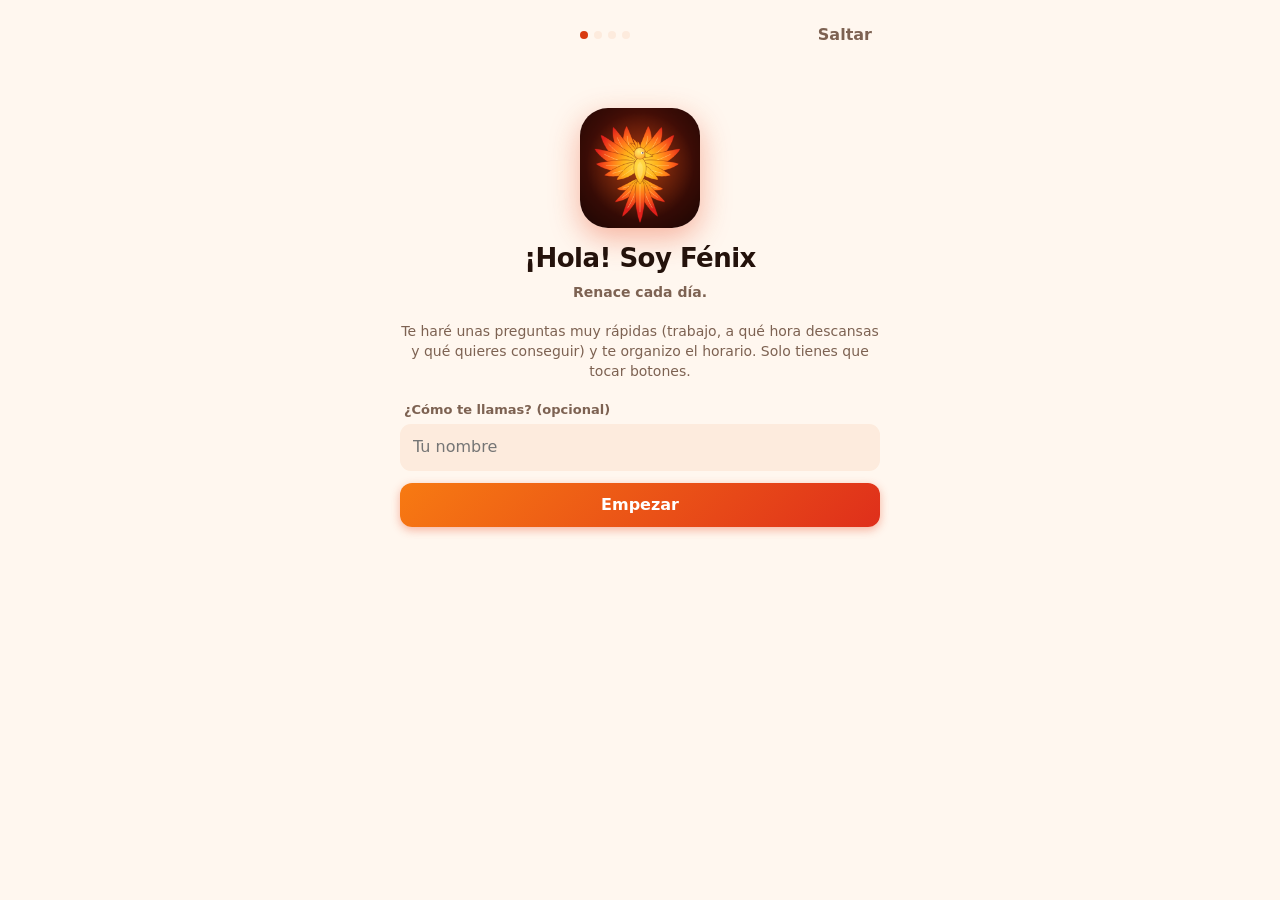
<file: index.html>
<!doctype html>
<html lang="es">
<head>
  <meta charset="utf-8">
  <meta name="viewport" content="width=device-width, initial-scale=1, viewport-fit=cover">
  <title>Fénix</title>
  <meta name="description" content="Fénix: renace cada día. Tus objetivos, tu horario, tu ahorro y tu asistente personal.">
  <meta name="apple-mobile-web-app-capable" content="yes">
  <meta name="mobile-web-app-capable" content="yes">
  <meta name="apple-mobile-web-app-status-bar-style" content="default">
  <meta name="apple-mobile-web-app-title" content="Fénix">
  <meta name="theme-color" content="#fff7ef" media="(prefers-color-scheme: light)">
  <meta name="theme-color" content="#130a07" media="(prefers-color-scheme: dark)">
  <link rel="manifest" href="manifest.webmanifest">
  <link rel="apple-touch-icon" href="icons/icon-180.png">
  <link rel="icon" type="image/svg+xml" href="icons/fenix.svg">
  <link rel="icon" type="image/png" sizes="192x192" href="icons/icon-192.png">
  <link rel="stylesheet" href="css/app.css">
</head>
<body>
  <header class="top">
    <div class="marca">
      <img src="icons/icon-192.png" alt="" width="46" height="46">
      <div><span class="nombre">FÉNIX</span><h1 id="titulo">Hoy</h1></div>
    </div>
    <a href="#perfil" class="avatar" id="avatar" aria-label="Perfil y ajustes">🙂</a>
  </header>

  <main id="vista" aria-live="polite"></main>

  <nav class="tabs" aria-label="Secciones">
    <a href="#hoy" data-ruta="hoy">
      <svg viewBox="0 0 24 24"><path d="M12 2.5c.6 3.3 5.5 5.6 5.5 10.4a5.5 5.5 0 0 1-11 0c0-2.2 1-3.6 2.1-4.7.2 1.6.9 2.5 1.8 2.9C10.2 8.6 10.4 5 12 2.5z"/><path d="M12 21c-1.5 0-2.6-1.1-2.6-2.5 0-1.5 1.4-2.4 2.6-4 1.2 1.6 2.6 2.5 2.6 4 0 1.4-1.1 2.5-2.6 2.5z"/></svg>
      <span>Hoy</span></a>
    <a href="#objetivos" data-ruta="objetivos">
      <svg viewBox="0 0 24 24"><circle cx="12" cy="12" r="9"/><circle cx="12" cy="12" r="5"/><circle cx="12" cy="12" r="1.5"/></svg>
      <span>Objetivos</span></a>
    <a href="#horario" data-ruta="horario">
      <svg viewBox="0 0 24 24"><rect x="3" y="5" width="18" height="16" rx="3"/><path d="M3 10h18M8 3v4M16 3v4"/></svg>
      <span>Horario</span></a>
    <a href="#ahorro" data-ruta="ahorro">
      <svg viewBox="0 0 24 24"><path d="M5 11c0-3.5 3.6-6 8-6s7 2.5 7 6c0 2-1 3.6-2.6 4.6L17 19h-3l-.4-1.6h-3.2L10 19H7l-.5-2.6C5.6 15.6 5 13.5 5 11z"/><path d="M3 10c0 1.2.8 2 2 2M10.5 5.3c.3-1 1.3-1.8 2.5-1.8s2.2.8 2.5 1.8"/><circle cx="16" cy="10" r=".6"/></svg>
      <span>Ahorro</span></a>
    <a href="#asistente" data-ruta="asistente">
      <svg viewBox="0 0 24 24"><path d="M4 5h16v11H9l-5 4z"/><path d="M8.5 10.5h.01M12 10.5h.01M15.5 10.5h.01"/></svg>
      <span>Asistente</span></a>
  </nav>

  <script type="module" src="js/app.js"></script>
</body>
</html>
</file>
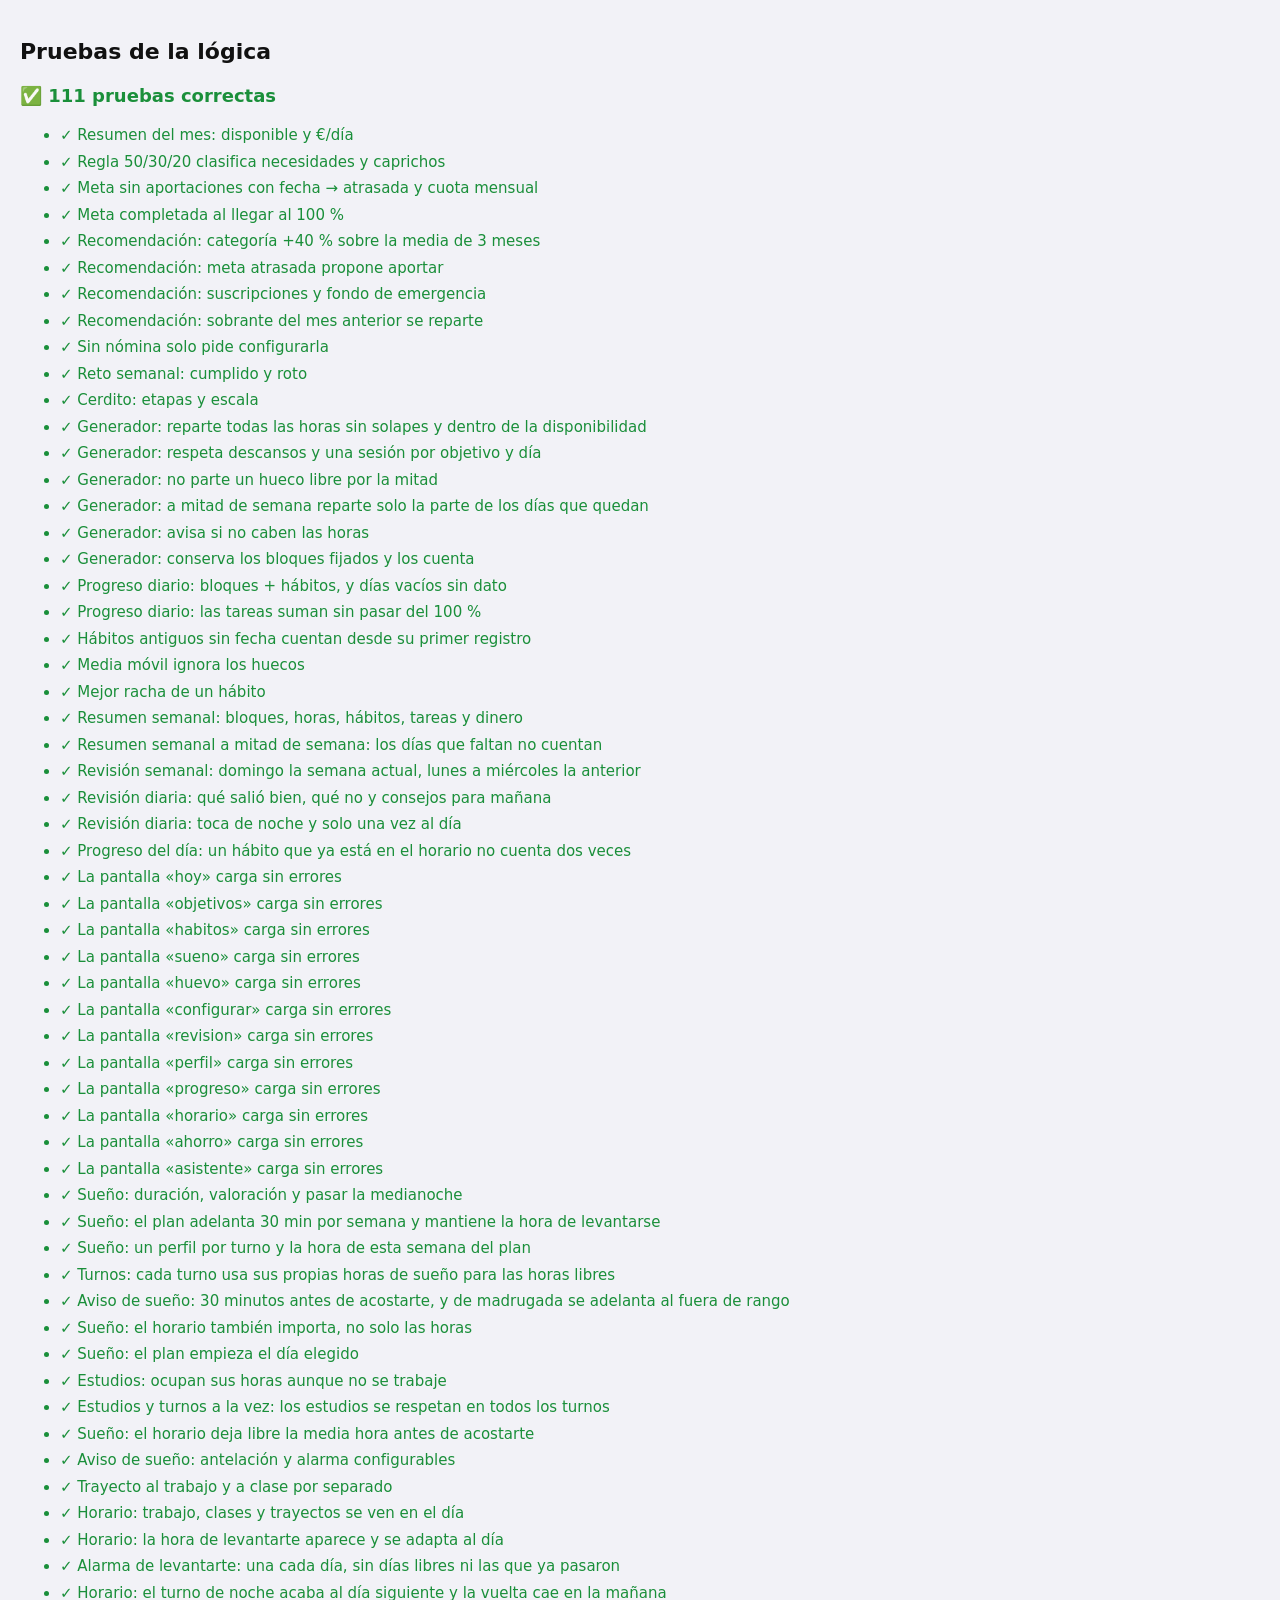
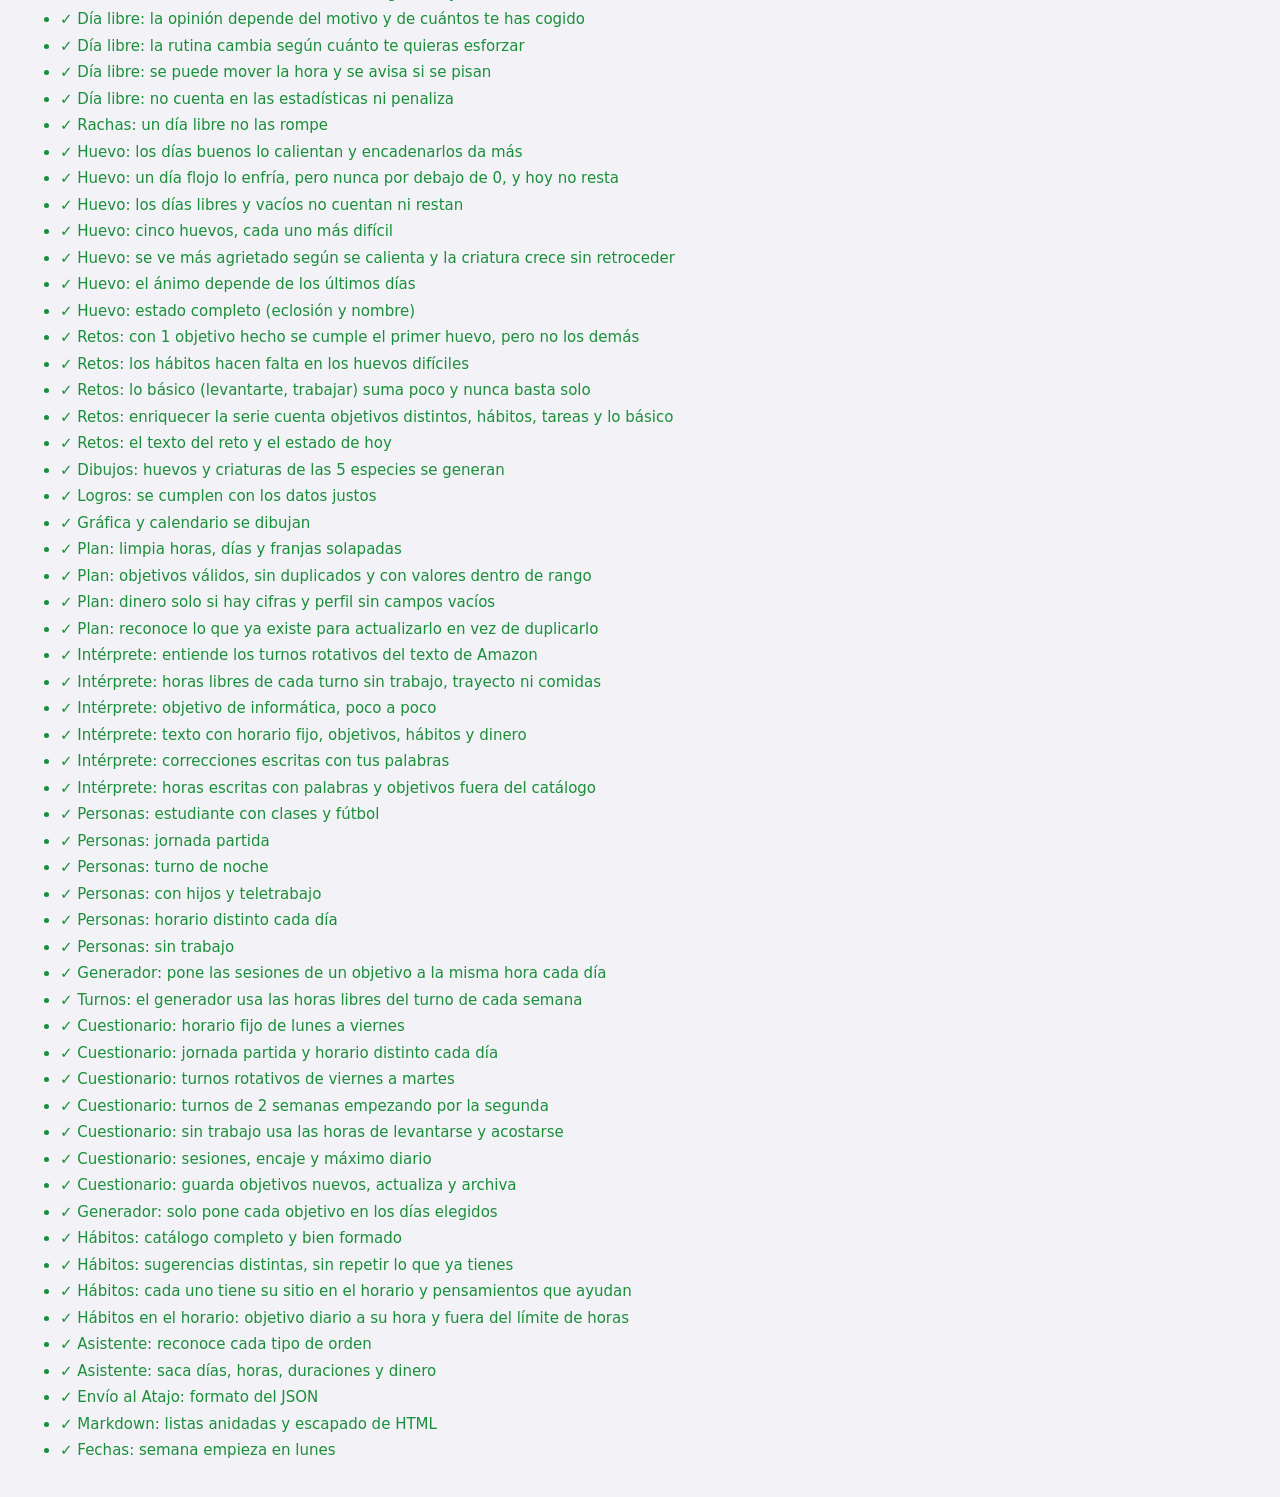
<file: tests/index.html>
<!doctype html>
<html lang="es">
<head>
  <meta charset="utf-8">
  <meta name="viewport" content="width=device-width, initial-scale=1">
  <title>Pruebas · Mi Mejor Versión</title>
  <style>
    body { font: 15px/1.5 system-ui, sans-serif; margin: 0; padding: 20px; background: #f2f2f7; color: #111; }
    h1 { font-size: 22px; } li { margin: 4px 0; } .ok { color: #1a8f3a; } .ko { color: #d70015; font-weight: 700; }
    #resumen { font-size: 18px; font-weight: 700; margin: 12px 0; }
    pre { white-space: pre-wrap; background: #fff; padding: 8px; border-radius: 8px; }
  </style>
</head>
<body>
  <h1>Pruebas de la lógica</h1>
  <div id="resumen">Ejecutando…</div>
  <ul id="lista"></ul>
  <script type="module">
    import { generarSemana } from '../js/scheduler.js';
    import { resumenMes, estadoMeta, recomendaciones, regla503020, evaluarReto } from '../js/finanzas.js';
    import { etapa, escala } from '../js/cerdito.js';
    import { miniMarkdown, toMin, addDays, weekStart, hoyISO, weekday } from '../js/util.js';
    import { construirPayload, avisosSueno, avisosDespertar } from '../js/iphone.js';
    import { progresoDiario, mediaMovil, mejorRacha, resumenSemana, semanaPendiente, inicioHabito, resumenDia, ideasDia, diaPendiente } from '../js/progreso.js';
    import { logrosCumplidos, LOGROS } from '../js/logros.js';
    import { compromisosDelDia } from '../js/compromisos.js';
import { rachaActual, mejorRachaDe } from '../js/rachas.js';
    import { HUEVOS, calorHuevo, etapaHuevo, etapaCriatura, tramoSiguiente, diasHastaEclosion, humorCriatura, estadoHuevo, fraseAlTocar, enriquecerSerie, retoTexto } from '../js/huevo.js';
    import { huevoSVG, criaturaSVG, huevoMitadesSVG, ESPECIES_IDS } from '../js/criaturas.js';
    import { opinionDiaLibre, diasLibresRecientes, bloquesDeSugerencias, rutinaPara, solapes } from '../js/diasLibres.js';
    import { dormirMin, valorarSueno, planSueno, analizarSueno, acostarObjetivo, consejosSueno, recortarFranjas, acostarAbs, valorarHorario } from '../js/sueno.js';
    import { barrasSVG, calendarioHTML } from '../js/grafica.js';
    import { normalizarPlan, cruzarConExistentes, unirFranjas, normalizarTurnos } from '../js/plan.js';
    import { interpretarTexto, tipoTurno } from '../js/interprete.js';
    import { entender } from '../js/agente.js';
    import { FAMILIAS, TODOS as HABITOS, CATEGORIAS_HABITO, filtrar as filtrarHabitos, sugerir as sugerirHabitos, siguienteNivel, HORARIO as HORARIO_HABITOS, habitoNuevo, frasesDeHabito, pensamientosDe } from '../js/habitos.js';
    import { objetivoDeHabito } from '../js/rutinas.js';
    import { estadoInicial, libresDe, sesionDe, encaje, minutosLibresPorDia, objetivosDe, inicioCiclo, maxHorasDiaDe } from '../js/configuracion.js';

    const lista = document.getElementById('lista');
    let ok = 0, ko = 0;
    function prueba(nombre, fn) {
      const li = document.createElement('li');
      try { fn(); li.className = 'ok'; li.textContent = `✓ ${nombre}`; ok++; }
      catch (e) { li.className = 'ko'; li.innerHTML = `✗ ${nombre}<pre>${e.message}</pre>`; ko++; console.error(nombre, e); }
      lista.appendChild(li);
    }
    const igual = (a, b, msg = '') => { if (a !== b) throw new Error(`${msg} esperado ${JSON.stringify(b)}, obtenido ${JSON.stringify(a)}`); };
    const cerca = (a, b, tol = 0.01, msg = '') => { if (Math.abs(a - b) > tol) throw new Error(`${msg} esperado ≈${b}, obtenido ${a}`); };
    const verdad = (c, msg) => { if (!c) throw new Error(msg); };

    // ---------- Finanzas ----------
    const base = {
      hoy: '2026-10-15', ingresos: { nomina: 1500, diaCobro: 1, extras: 0 },
      fixed: [{ id: 'f1', nombre: 'Alquiler', importe: 600, categoria: 'vivienda' }, { id: 'f2', nombre: 'Netflix', importe: 100, categoria: 'suscripciones', suscripcion: true }],
      expenses: [{ id: 'e1', importe: 100, categoria: 'supermercado', fecha: '2026-10-03' }, { id: 'e2', importe: 50, categoria: 'ocio', fecha: '2026-10-10' }],
      savingsGoals: [], contributions: [{ id: 'c1', goalId: 'm1', importe: 200, fecha: '2026-10-05' }], reto: null, sobrantesRepartidos: [], inicioApp: '2026-10-01',
    };

    prueba('Resumen del mes: disponible y €/día', () => {
      const r = resumenMes(base);
      igual(r.ingresos, 1500); igual(r.fijos, 700); igual(r.variables, 150); igual(r.aportado, 200);
      igual(r.disponible, 450, 'disponible');
      igual(r.diasRestantes, 17, 'días restantes');
      cerca(r.porDia, 450 / 17, 0.001, '€/día');
    });

    prueba('Regla 50/30/20 clasifica necesidades y caprichos', () => {
      const g = regla503020(base);
      igual(g.necesidades, 700, 'necesidades'); igual(g.deseos, 150, 'deseos');
      cerca(g.pct.ahorro, 200 / 1500 * 100, 0.01);
    });

    prueba('Meta sin aportaciones con fecha → atrasada y cuota mensual', () => {
      const m = { id: 'm9', nombre: 'Viaje', meta: 1000, fechaLimite: '2027-08-15', creado: '2026-10-15', prioridad: 2 };
      const e = estadoMeta(m, [], '2026-10-15');
      igual(e.estado, 'atrasado'); igual(e.ahorrado, 0); igual(e.pct, 0);
      cerca(e.necesarioMes, 1000 / (304 / 30.44), 1, 'necesario/mes');
    });

    prueba('Meta completada al llegar al 100 %', () => {
      const m = { id: 'm1', nombre: 'Moto', meta: 200, creado: '2026-10-01' };
      igual(estadoMeta(m, base.contributions, '2026-10-15').estado, 'completada');
    });

    prueba('Recomendación: categoría +40 % sobre la media de 3 meses', () => {
      const d = structuredClone(base);
      d.savingsGoals = [{ id: 'm2', nombre: 'Coche', meta: 6000, creado: '2026-06-01', prioridad: 3 }];
      d.contributions = [{ id: 'c', goalId: 'm2', importe: 300, fecha: '2026-09-01' }];
      for (const mes of ['2026-07', '2026-08', '2026-09']) d.expenses.push({ id: mes, importe: 100, categoria: 'restaurantes', fecha: `${mes}-10` });
      d.expenses.push({ id: 'r', importe: 140, categoria: 'restaurantes', fecha: '2026-10-12' });
      const rec = recomendaciones(d).find(r => r.titulo.startsWith('Restaurantes'));
      verdad(rec, 'no aparece la recomendación de Restaurantes');
      verdad(rec.titulo.includes('+40 %'), `título: ${rec.titulo}`);
      verdad(rec.texto.includes('480'), `ahorro anual en texto: ${rec.texto}`);
      verdad(/adelanta tu meta «Coche»|llegarías a tu meta «Coche»/.test(rec.texto), `sin adelanto de meta: ${rec.texto}`);
    });

    prueba('Recomendación: meta atrasada propone aportar', () => {
      const d = structuredClone(base);
      d.savingsGoals = [{ id: 'm3', nombre: 'Japón', meta: 3000, fechaLimite: '2027-04-15', creado: '2026-10-01', prioridad: 3 }];
      const rec = recomendaciones(d).find(r => r.accion?.tipo === 'aportar');
      verdad(rec && rec.titulo.includes('Japón'), 'no hay recomendación de aportar a Japón');
      verdad(rec.accion.importe > 0, 'importe a aportar');
    });

    prueba('Recomendación: suscripciones y fondo de emergencia', () => {
      const recs = recomendaciones(base);
      verdad(recs.some(r => r.titulo.includes('suscripciones')), 'falta suscripciones');
      const fondo = recs.find(r => r.accion?.tipo === 'crear-meta');
      verdad(fondo, 'falta fondo de emergencia');
      igual(fondo.accion.meta, 2100, 'fondo = 3 × fijos');
    });

    prueba('Recomendación: sobrante del mes anterior se reparte', () => {
      const d = structuredClone(base);
      d.inicioApp = '2026-09-01';
      d.savingsGoals = [{ id: 'a', nombre: 'A', meta: 5000, prioridad: 3, creado: '2026-09-01' }, { id: 'b', nombre: 'B', meta: 5000, prioridad: 1, creado: '2026-09-01' }];
      d.expenses.push({ id: 's', importe: 400, categoria: 'supermercado', fecha: '2026-09-10' });
      const rec = recomendaciones(d).find(r => r.accion?.tipo === 'repartir-sobrante');
      verdad(rec, 'no aparece el sobrante');
      const total = rec.accion.reparto.reduce((a, x) => a + x.importe, 0);
      igual(total, 400, 'reparto total (1500 − 700 − 400)');
      verdad(rec.accion.reparto[0].importe > rec.accion.reparto[1].importe, 'más a la meta prioritaria');
    });

    prueba('Sin nómina solo pide configurarla', () => {
      const d = structuredClone(base); d.ingresos.nomina = 0;
      const recs = recomendaciones(d);
      igual(recs.length, 1); igual(recs[0].accion.tipo, 'config-nomina');
    });

    prueba('Reto semanal: cumplido y roto', () => {
      const reto = { categoria: 'delivery', inicio: '2026-10-01', ahorroEstimado: 20 };
      igual(evaluarReto(reto, [], '2026-10-09').cumplido, true);
      igual(evaluarReto(reto, [{ categoria: 'delivery', importe: 12, fecha: '2026-10-03' }], '2026-10-05').roto, true);
      igual(evaluarReto(reto, [], '2026-10-04').terminado, false);
    });

    // ---------- Cerdito ----------
    prueba('Cerdito: etapas y escala', () => {
      [[0, 0], [0.19, 0], [0.2, 1], [0.45, 2], [0.6, 3], [0.85, 4], [0.999, 4], [1, 5], [1.5, 5]].forEach(([p, e]) => igual(etapa(p), e, `pct ${p}`));
      cerca(escala(0), 0.6); cerca(escala(1), 1.4); cerca(escala(2), 1.4); cerca(escala(0.5), 1.0);
    });

    // ---------- Horario ----------
    const lunes = addDays(weekStart(hoyISO()), 7);
    const disp = Array.from({ length: 7 }, () => [{ inicio: '18:00', fin: '22:00' }]);
    const prefs = { sesionMin: 60, descansoMin: 10, maxHorasDia: 3 };
    const settings = { importantes: 'alta' };
    const goals = [
      { id: 'A', titulo: 'Inglés', horasSemana: 4, prioridad: 3, momento: 'cualquiera' },
      { id: 'B', titulo: 'Leer', horasSemana: 2, prioridad: 1, momento: 'noche' },
    ];
    const minutos = (bs, id) => bs.filter(b => b.goalId === id).reduce((a, b) => a + toMin(b.fin) - toMin(b.inicio), 0);
    const sinSolapes = bs => {
      for (const a of bs) for (const b of bs) if (a !== b && a.fecha === b.fecha && toMin(a.inicio) < toMin(b.fin) && toMin(b.inicio) < toMin(a.fin)) return false;
      return true;
    };

    prueba('Generador: reparte todas las horas sin solapes y dentro de la disponibilidad', () => {
      const { nuevos, avisos } = generarSemana({ fecha: lunes, goals, blocks: [], disponibilidad: disp, prefs, settings });
      igual(minutos(nuevos, 'A'), 240, 'Inglés'); igual(minutos(nuevos, 'B'), 120, 'Leer');
      igual(avisos.length, 0, 'avisos');
      verdad(sinSolapes(nuevos), 'hay solapes');
      verdad(nuevos.every(b => toMin(b.inicio) >= toMin('18:00') && toMin(b.fin) <= toMin('22:00')), 'fuera de disponibilidad');
      verdad(nuevos.filter(b => b.goalId === 'A').every(b => b.importante), 'prioridad alta = alarma');
      verdad(nuevos.filter(b => b.goalId === 'B').every(b => toMin(b.inicio) >= 1140), 'Leer debería ir por la noche (≥19:00)');
    });

    prueba('Generador: respeta descansos y una sesión por objetivo y día', () => {
      const { nuevos } = generarSemana({ fecha: lunes, goals, blocks: [], disponibilidad: disp, prefs, settings });
      for (const a of nuevos) for (const b of nuevos) {
        if (a === b || a.fecha !== b.fecha || toMin(b.inicio) < toMin(a.fin)) continue;
        verdad(toMin(b.inicio) - toMin(a.fin) >= 10, `descanso insuficiente entre ${a.inicio}-${a.fin} y ${b.inicio}`);
      }
      const porDia = {};
      for (const b of nuevos) { const k = b.fecha + b.goalId; porDia[k] = (porDia[k] || 0) + 1; }
      verdad(Object.values(porDia).every(n => n === 1), 'repite objetivo el mismo día habiendo días libres');
    });

    prueba('Generador: no parte un hueco libre por la mitad', () => {
      const tarde = Array.from({ length: 7 }, () => [{ inicio: '18:00', fin: '21:30' }]);
      const { nuevos } = generarSemana({ fecha: lunes, goals: [{ id: 'L', titulo: 'Leer', horasSemana: 0.5, prioridad: 1, momento: 'noche', sesionMin: 30 }], blocks: [], disponibilidad: tarde, prefs, settings });
      igual(`${nuevos[0].inicio}-${nuevos[0].fin}`, '21:00-21:30', 'pegado al final del hueco y dentro de la noche');
    });

    prueba('Generador: a mitad de semana reparte solo la parte de los días que quedan', () => {
      const hoyT = hoyISO();
      const quedan = 7 - weekday(hoyT);
      const todoElDia = Array.from({ length: 7 }, () => [{ inicio: '00:00', fin: '23:59' }]);
      const { nuevos } = generarSemana({ fecha: hoyT, goals: [{ id: 'Z', titulo: 'Z', horasSemana: 7, prioridad: 2, sesionMin: 60 }], blocks: [], disponibilidad: todoElDia, prefs: { ...prefs, maxHorasDia: 24 }, settings });
      const min = minutos(nuevos, 'Z');
      verdad(min <= quedan * 60 && min >= (quedan - 1) * 60, `quedan ${quedan} días: ${min} min`);
    });

    prueba('Generador: avisa si no caben las horas', () => {
      const { avisos } = generarSemana({ fecha: lunes, goals: [{ id: 'X', titulo: 'Mucho', horasSemana: 40, prioridad: 2 }], blocks: [], disponibilidad: disp, prefs, settings });
      verdad(avisos.length === 1 && avisos[0].includes('Mucho'), JSON.stringify(avisos));
    });

    prueba('Generador: conserva los bloques fijados y los cuenta', () => {
      const fijo = { id: 'F', fecha: lunes, inicio: '18:00', fin: '20:00', titulo: 'Inglés', goalId: 'A', fijado: true };
      const suelto = { id: 'S', fecha: addDays(lunes, 1), inicio: '19:00', fin: '20:00', titulo: 'Viejo', goalId: 'B', fijado: false };
      const { nuevos, borrar } = generarSemana({ fecha: lunes, goals, blocks: [fijo, suelto], disponibilidad: disp, prefs, settings });
      verdad(!borrar.includes('F') && borrar.includes('S'), `borrar = ${borrar}`);
      igual(minutos(nuevos, 'A'), 120, 'Inglés restante tras 2 h fijadas');
      verdad(sinSolapes([...nuevos, fijo]), 'solapa con el fijado');
    });

    // ---------- Progreso ----------
    const blq = (fecha, hecho, goalId = 'A', inicio = '18:00', fin = '19:00') => ({ id: fecha + inicio + goalId, fecha, inicio, fin, titulo: 'x', goalId, hecho });

    prueba('Progreso diario: bloques + hábitos, y días vacíos sin dato', () => {
      const s = progresoDiario({
        blocks: [blq('2026-10-26', true), blq('2026-10-26', false, 'B')],
        habits: [{ id: 'h', titulo: 'Agua', registros: ['2026-10-26'], creado: '2026-10-26' }],
        tasks: [], desde: '2026-10-25', hasta: '2026-10-26', inicioApp: '2026-10-01',
      });
      igual(s.length, 2);
      igual(s[0].pct, null, 'día anterior al hábito y sin bloques');
      igual(s[1].planificados, 3); igual(s[1].hechos, 2); igual(s[1].pct, 67);
    });

    prueba('Progreso diario: las tareas suman sin pasar del 100 %', () => {
      const tasks = [{ id: 't1', hecho: true, hechoEn: '2026-10-26' }, { id: 't2', hecho: true, hechoEn: '2026-10-26' }, { id: 't3', hecho: false, hechoEn: '2026-10-26' }];
      const [d] = progresoDiario({ blocks: [blq('2026-10-26', true), blq('2026-10-26', false, 'B')], habits: [], tasks, desde: '2026-10-26', hasta: '2026-10-26' });
      igual(d.tareas, 2); igual(d.pct, 100);
      const [solo] = progresoDiario({ blocks: [], habits: [], tasks, desde: '2026-10-26', hasta: '2026-10-26' });
      igual(solo.pct, 100, 'día solo con tareas');
    });

    prueba('Hábitos antiguos sin fecha cuentan desde su primer registro', () => {
      igual(inicioHabito({ registros: ['2026-10-20', '2026-10-10'] }, '2026-09-01'), '2026-10-10');
      igual(inicioHabito({ registros: [] }, '2026-09-01'), '2026-09-01');
      igual(inicioHabito({ registros: ['2026-10-01'], creado: '2026-10-05' }, '2026-09-01'), '2026-10-01', 'día marcado antes de crearlo');
    });

    prueba('Media móvil ignora los huecos', () => {
      const m = mediaMovil([{ pct: 100 }, { pct: null }, { pct: 50 }, { pct: null }], 2);
      igual(JSON.stringify(m), '[100,100,50,50]');
      igual(mediaMovil([{ pct: null }])[0], null);
    });

    prueba('Mejor racha de un hábito', () => {
      igual(mejorRacha({ registros: ['2026-10-01', '2026-10-02', '2026-10-03', '2026-10-05', '2026-10-06', '2026-10-02'] }), 3);
      igual(mejorRacha({ registros: [] }), 0);
      igual(mejorRacha({ registros: ['2026-10-31', '2026-11-01'] }), 2, 'cambio de mes');
    });

    prueba('Resumen semanal: bloques, horas, hábitos, tareas y dinero', () => {
      const r = resumenSemana({
        goals: [{ id: 'A', titulo: 'Inglés', horasSemana: 2 }],
        blocks: [blq('2026-10-26', true), blq('2026-10-27', true), blq('2026-10-28', false), blq('2026-11-02', true)],
        habits: [{ id: 'h', titulo: 'Agua', emoji: '💧', registros: ['2026-10-26', '2026-10-27', '2026-11-03'], creado: '2026-10-26' }],
        tasks: [{ hecho: true, hechoEn: '2026-10-29' }, { hecho: true, hechoEn: '2026-11-05' }],
        expenses: [{ importe: 10.5, fecha: '2026-10-30' }, { importe: 99, fecha: '2026-11-03' }],
        contributions: [{ importe: 50, fecha: '2026-11-01' }], inicioApp: '2026-10-01',
      }, '2026-10-26');
      igual(r.domingo, '2026-11-01');
      igual(r.bloques.hechos, 2); igual(r.bloques.total, 3);
      igual(r.objetivos[0].horasHechas, 2); igual(r.objetivos[0].horasObjetivo, 2);
      igual(r.habitos[0].dias, 2); igual(r.tareas, 1);
      igual(r.gastado, 10.5); igual(r.ahorrado, 50);
      igual(r.mejorDia.pct, 100);
    });

    prueba('Resumen semanal a mitad de semana: los días que faltan no cuentan', () => {
      const r = resumenSemana({ hoy: '2026-10-27', goals: [], habits: [], tasks: [],
        blocks: [blq('2026-10-26', true), blq('2026-10-27', true), blq('2026-10-30', false)] }, '2026-10-26');
      igual(r.pct, 100); igual(r.bloques.total, 2);
    });

    prueba('Revisión semanal: domingo la semana actual, lunes a miércoles la anterior', () => {
      igual(semanaPendiente('2026-11-01', [], '2026-10-01'), '2026-10-26', 'domingo');
      igual(semanaPendiente('2026-11-02', [], '2026-10-01'), '2026-10-26', 'lunes');
      igual(semanaPendiente('2026-11-04', [], '2026-10-01'), '2026-10-26', 'miércoles');
      igual(semanaPendiente('2026-11-05', [], '2026-10-01'), null, 'jueves');
      igual(semanaPendiente('2026-11-02', [{ semana: '2026-10-26' }], '2026-10-01'), null, 'ya hecha');
      igual(semanaPendiente('2026-11-02', [], '2026-11-02'), null, 'app recién instalada');
    });

    prueba('Revisión diaria: qué salió bien, qué no y consejos para mañana', () => {
      const d = {
        goals: [{ id: 'A', titulo: 'Inglés' }],
        blocks: [{ ...blq('2026-10-28', true), goalId: 'A', titulo: 'Inglés' }, { ...blq('2026-10-28', false), titulo: 'Gimnasio', importante: true }, blq('2026-10-29', false)],
        habits: [{ id: 'h', titulo: 'Agua', emoji: '💧', registros: [], creado: '2026-10-01' }],
        tasks: [{ hecho: true, hechoEn: '2026-10-28' }], expenses: [{ importe: 5, fecha: '2026-10-28' }], contributions: [], inicioApp: '2026-10-01',
      };
      const n = resumenDia(d, '2026-10-28');
      igual(n.bien.bloques.length, 1); igual(n.mal.bloques.length, 1); igual(n.mal.habitos.length, 1);
      igual(n.bien.tareas, 1); igual(n.gastado, 5); igual(n.bloquesManana, 1);
      const r = ideasDia(n);
      igual(r.consejos[0].titulo, 'Dale prioridad a «Gimnasio»');
      igual(r.consejos.length, 2);
      igual(ideasDia(resumenDia({ ...d, blocks: [], habits: [], tasks: [], expenses: [] }, '2026-10-28')).texto.startsWith('Hoy no tenías nada'), true, 'día libre');
    });

    prueba('Revisión diaria: toca de noche y solo una vez al día', () => {
      igual(diaPendiente('2026-10-28', 19 * 60 + 59, []), false, 'antes de las 20:00');
      igual(diaPendiente('2026-10-28', 21 * 60, []), true, 'de noche');
      igual(diaPendiente('2026-10-28', 21 * 60, [{ fecha: '2026-10-28' }]), false, 'ya hecha');
      igual(diaPendiente('2026-10-28', 21 * 60, [{ fecha: '2026-10-27' }]), true, 'la de ayer no cuenta');
    });

    prueba('Progreso del día: un hábito que ya está en el horario no cuenta dos veces', () => {
      const d = { desde: '2026-10-28', hasta: '2026-10-28', inicioApp: '2026-10-01', tasks: [],
        blocks: [{ ...blq('2026-10-28', true), goalId: 'G' }],
        habits: [{ id: 'h', goalId: 'G', registros: ['2026-10-28'], creado: '2026-10-01' }, { id: 'h2', registros: [], creado: '2026-10-01' }] };
      const [dia] = progresoDiario(d);
      igual(dia.planificados, 2, 'bloque + hábito sin hora'); igual(dia.hechos, 1); igual(dia.pct, 50);
    });

    for (const vista of ['hoy', 'objetivos', 'habitos', 'sueno', 'huevo', 'configurar', 'revision', 'perfil', 'progreso', 'horario', 'ahorro', 'asistente']) {
      try { await import(`../js/views/${vista}.js`); prueba(`La pantalla «${vista}» carga sin errores`, () => {}); }
      catch (e) { prueba(`La pantalla «${vista}» carga sin errores`, () => { throw e; }); }
    }

    prueba('Sueño: duración, valoración y pasar la medianoche', () => {
      igual(dormirMin('23:00', '07:00'), 480); igual(dormirMin('21:45', '05:00'), 435); igual(dormirMin('08:00', '15:00'), 420);
      igual(valorarSueno(300).nivel, 'poco'); igual(valorarSueno(390).nivel, 'justo'); igual(valorarSueno(480).nivel, 'bien'); igual(valorarSueno(600).nivel, 'mucho');
    });

    prueba('Sueño: el plan adelanta 30 min por semana y mantiene la hora de levantarse', () => {
      const p = planSueno('01:00', '07:00'); // 6 h
      igual(p.actual, 360); igual(p.falta, 90); igual(p.pasos.length, 3);
      igual(p.pasos[0].acostar, '00:30'); igual(p.pasos[1].acostar, '00:00'); igual(p.pasos[2].acostar, '23:30'); igual(p.pasos[2].durMin, 450);
      igual(planSueno('23:00', '07:00').pasos.length, 0, 'ya duerme bien');
      igual(planSueno('04:00', '07:00').pasos.length, 6, 'acostarse a las 4 es horario desplazado: se mueve hasta las 23:30');
    });

    prueba('Sueño: un perfil por turno y la hora de esta semana del plan', () => {
      const e = estadoInicial(); e.trabaja = true; e.tipoHorario = 'turnos'; e.turnos.tipos.noche.activo = true;
      e.suenoTurnos.tarde = { levantar: '07:00', acostar: '01:00' }; // 6 h
      const ps = analizarSueno(e);
      igual(ps.map(x => x.clave).join(), 'manana,tarde,noche'); igual(ps[1].nivel, 'justo'); igual(ps[1].plan.pasos[0].acostar, '00:30');
      igual(analizarSueno({ ...e, tipoHorario: 'fijo' }).length, 1, 'sin turnos, un solo perfil');
      const guardado = { inicio: '2026-11-02', perfiles: ps };
      igual(acostarObjetivo(guardado, 'tarde', '2026-11-05').semana, 1);
      igual(acostarObjetivo(guardado, 'tarde', '2026-11-10').semana, 2);
      igual(acostarObjetivo(guardado, 'tarde', '2027-03-01').semana, ps[1].plan.pasos.length, 'no pasa del último paso');
      igual(acostarObjetivo(guardado, 'manana', '2026-11-05').alDia, true, 'ya duerme bien: mantener');
      igual(consejosSueno({ turno: 'noche', nivel: 'poco' }).some(c => c.titulo.startsWith('Turno de noche')), true);
    });

    prueba('Turnos: cada turno usa sus propias horas de sueño para las horas libres', () => {
      const e = estadoInicial(); e.trabaja = true; e.tipoHorario = 'turnos'; e.turnos.tipos.noche.activo = false;
      const antes = libresDe(e, '2026-11-05').turnos.disponibilidad.tarde[0];
      e.suenoTurnos.tarde = { levantar: '11:00', acostar: '02:00' };
      const despues = libresDe(e, '2026-11-05').turnos.disponibilidad.tarde[0];
      igual(JSON.stringify(antes) !== JSON.stringify(despues), true, 'levantarse más tarde cambia las franjas libres');
      igual(despues[0].inicio >= '11:45', true, 'no hay tiempo libre antes de levantarse');
    });

    prueba('Aviso de sueño: 30 minutos antes de acostarte, y de madrugada se adelanta al fuera de rango', () => {
      const plan = { inicio: '2026-11-02', perfiles: [{ clave: 'general', acostar: '23:30', plan: { pasos: [{ acostar: '23:00' }] } }] };
      const base = { plan, turnos: null, desde: '2026-11-05', hasta: '2026-11-06', hoy: '2026-11-05', ahora: 600 };
      const a = avisosSueno(base);
      igual(a.length, 2); igual(a[0].inicio, '22:30'); igual(a[0].fecha, '2026-11-05'); igual(a[0].titulo.includes('23:00'), true);
      igual(avisosSueno({ ...base, ahora: 23 * 60 }).length, 1, 'el de hoy ya ha pasado');
      igual(avisosSueno({ ...base, plan: null }).length, 0, 'sin plan, nada');
      const tarde = { inicio: '2026-11-02', perfiles: [{ clave: 'general', acostar: '01:30', plan: { pasos: [{ acostar: '01:30' }] } }] };
      const b = avisosSueno({ ...base, plan: tarde });
      igual(b[0].fecha, '2026-11-06'); igual(b[0].inicio, '01:00', 'cae dentro del rango: madrugada del día siguiente');
      igual(b[1].fecha, '2026-11-06'); igual(b[1].inicio, '23:30', 'el último cae fuera del rango: se adelanta a las 23:30');
    });

    prueba('Sueño: el horario también importa, no solo las horas', () => {
      igual(valorarHorario('04:00', '12:00').retrasado, true, '8 horas, pero de 4 a 12');
      igual(valorarHorario('23:30', '07:30').retrasado, false);
      igual(valorarHorario('01:00', '09:00').retrasado, false, 'a la 1 todavía es razonable');
      igual(valorarHorario('02:00', '10:00', 'tarde').retrasado, true, 'con turno de tarde se tolera hasta las 2');
      igual(valorarHorario('01:00', '09:00', 'tarde').retrasado, false);
      igual(valorarHorario('08:00', '15:00', 'noche').retrasado, false, 'dormir de día en el turno de noche es normal');
      const p = planSueno('04:00', '12:00'); // 8 h bien contadas, mal colocadas
      igual(p.tipo, 'horario'); igual(p.pasos.length, 6);
      igual(p.pasos[0].acostar, '03:15'); igual(p.pasos[0].levantar, '11:15', 'se mueven los dos a la vez');
      igual(p.pasos[5].acostar, '23:30'); igual(p.pasos[5].levantar, '07:30');
      igual(p.pasos.every(x => x.durMin === 480), true, 'siempre 8 horas');
      igual(planSueno('02:00', '10:00', { turno: 'tarde' }).destino.acostar, '00:00', 'meta con turno de tarde: 00:00');
    });

    prueba('Sueño: el plan empieza el día elegido', () => {
      const ps = analizarSueno({ ...estadoInicial(), acostar: '04:00', levantar: '12:00' });
      const g = { inicio: '2026-11-10', perfiles: ps };
      const antes = acostarObjetivo(g, 'general', '2026-11-05');
      igual(antes.pendiente, true); igual(antes.acostar, '04:00', 'antes de empezar, sus horas de siempre');
      igual(acostarObjetivo(g, 'general', '2026-11-10').acostar, '03:15');
      igual(acostarObjetivo(g, 'general', '2026-11-17').levantar, '10:30');
    });

    prueba('Estudios: ocupan sus horas aunque no se trabaje', () => {
      const e = estadoInicial(); e.trabaja = false; e.estudia = true; e.estudio = { dias: [0], inicio: '09:00', fin: '14:00' };
      const lunes = libresDe(e, '2026-11-05').disponibilidad[0];
      igual(lunes.every(f => !(toMin(f.inicio) < 840 && toMin(f.fin) > 540)), true, 'ninguna franja libre pisa la clase de 9 a 14');
      igual(lunes.length > 0, true);
      const martes = libresDe(e, '2026-11-05').disponibilidad[1];
      igual(martes.some(f => toMin(f.inicio) < 840 && toMin(f.fin) > 540), true, 'el martes no hay clase');
    });

    prueba('Estudios y turnos a la vez: los estudios se respetan en todos los turnos', () => {
      const e = estadoInicial(); e.trabaja = true; e.tipoHorario = 'turnos'; e.estudia = true; e.estudio = { dias: [0, 1, 2, 3, 4], inicio: '16:00', fin: '19:00' };
      const l = libresDe(e, '2026-11-05').turnos.disponibilidad;
      for (const tipo of ['manana', 'tarde']) igual(l[tipo][0].every(f => !(toMin(f.inicio) < 1140 && toMin(f.fin) > 960)), true, `turno de ${tipo}: nada libre de 16 a 19`);
    });

    prueba('Sueño: el horario deja libre la media hora antes de acostarte', () => {
      const f = [{ inicio: '17:30', fin: '22:30' }, { inicio: '07:00', fin: '07:20' }];
      const r = recortarFranjas(f, acostarAbs('22:00'));
      igual(JSON.stringify(r), JSON.stringify([{ inicio: '17:30', fin: '21:30' }]), 'corta a las 21:30 y descarta tramos de menos de 30 min');
      igual(JSON.stringify(recortarFranjas([{ inicio: '18:00', fin: '21:00' }], acostarAbs('23:30'))), JSON.stringify([{ inicio: '18:00', fin: '21:00' }]), 'si ya acaba antes, no cambia');
      igual(recortarFranjas([{ inicio: '18:00', fin: '23:59' }], acostarAbs('01:00'))[0].fin, '23:59', 'acostarse de madrugada no recorta nada');
      igual(acostarAbs('00:30'), 1470);
    });

    prueba('Aviso de sueño: antelación y alarma configurables', () => {
      const plan = { inicio: '2026-11-02', perfiles: [{ clave: 'general', acostar: '23:00', plan: { pasos: [] } }] };
      const a = avisosSueno({ plan, turnos: null, desde: '2026-11-05', hasta: '2026-11-05', hoy: '2026-11-05', ahora: 600, antelacion: 60, alarma: true });
      igual(a[0].inicio, '22:00'); igual(a[0].importante, true);
      igual(avisosSueno({ plan, turnos: null, desde: '2026-11-05', hasta: '2026-11-05', hoy: '2026-11-05', ahora: 600 })[0].importante, false, 'por defecto, solo aviso');
    });

    prueba('Trayecto al trabajo y a clase por separado', () => {
      const e = estadoInicial(); e.trabaja = false; e.estudia = true; e.estudio = { dias: [0], inicio: '09:00', fin: '14:00' };
      const franjas = (tray, trayTrabajo) => { e.trayectoEstudio = tray; e.trayecto = trayTrabajo; return libresDe(e, '2026-11-05').disponibilidad[0]; };
      igual(JSON.stringify(franjas(0, 90)) === JSON.stringify(franjas(0, 0)), true, 'el trayecto al trabajo no afecta si solo estudias');
      igual(JSON.stringify(franjas(0, 0)) !== JSON.stringify(franjas(60, 0)), true, 'el trayecto a clase sí');
    });

    prueba('Horario: trabajo, clases y trayectos se ven en el día', () => {
      const config = { ...estadoInicial(), trabaja: true, tipoHorario: 'fijo', fijo: { dias: [0, 1, 2, 3, 4], tramos: [{ inicio: '09:00', fin: '17:00' }] }, trayecto: 30, estudia: true, estudio: { dias: [0], inicio: '18:00', fin: '20:00' }, trayectoEstudio: 20 };
      const lunes = compromisosDelDia({ config, turnos: null, fecha: '2026-11-02' });
      igual(lunes.map(c => `${c.inicio}-${c.fin} ${c.titulo}`).join(' | '), '08:00-08:00 Levantarte | 08:30-09:00 Ir al trabajo | 09:00-17:00 Trabajo | 17:00-17:30 Volver a casa | 17:40-18:00 Ir a clase | 18:00-20:00 Estudios | 20:00-20:20 Volver a casa');
      igual(compromisosDelDia({ config, turnos: null, fecha: '2026-11-03' }).some(c => c.que === 'estudio'), false, 'el martes no hay clase');
      igual(compromisosDelDia({ config, turnos: null, fecha: '2026-11-07' }).map(c => c.tipo).join(), 'despertar', 'el sábado solo te levantas');
      igual(compromisosDelDia({ config, turnos: null, fecha: '2026-11-02', libres: { '2026-11-02': { modo: 'libre' } } }).map(c => c.tipo).join(), 'despertar', 'un día libre no tiene trabajo ni clase');
      igual(compromisosDelDia({ config: null, turnos: null, fecha: '2026-11-02' }).length, 0, 'sin cuestionario, nada');
    });

    prueba('Horario: la hora de levantarte aparece y se adapta al día', () => {
      const base = { ...estadoInicial(), trabaja: true, tipoHorario: 'fijo', fijo: { dias: [0, 1, 2, 3, 4], tramos: [{ inicio: '09:00', fin: '17:00' }] }, trayecto: 30, levantar: '08:00' };
      const desp = (config, fecha, extra = {}) => compromisosDelDia({ config, turnos: null, fecha, ...extra }).find(c => c.tipo === 'despertar').inicio;
      igual(desp(base, '2026-11-02'), '08:00', 'tu hora de siempre');
      igual(desp({ ...base, levantar: '08:30' }, '2026-11-02'), '07:40', 'si entras pronto, te levantas antes para llegar con tiempo');
      igual(desp({ ...base, levantar: '08:30' }, '2026-11-07'), '08:30', 'el sábado, la de siempre');
      const plan = { inicio: '2026-11-02', perfiles: [{ clave: 'general', acostar: '04:00', levantar: '12:00', plan: { pasos: [{ acostar: '03:15', levantar: '11:15' }, { acostar: '02:30', levantar: '10:30' }] } }] };
      igual(desp(base, '2026-11-02', { plan }), '11:15', 'el plan de sueño manda: semana 1');
      igual(desp(base, '2026-11-09', { plan }), '10:30', 'semana 2');
      igual(desp(base, '2026-10-30', { plan }), '08:00', 'antes de empezar el plan, la de siempre');
      const t = { ...estadoInicial(), trabaja: true, tipoHorario: 'turnos', trayecto: 30 };
      const turnos = libresDe({ ...t, turnos: { ...t.turnos, actual: 'manana' } }, '2026-11-02').turnos;
      igual(compromisosDelDia({ config: t, turnos, fecha: '2026-11-03' }).find(c => c.tipo === 'despertar').inicio, t.suenoTurnos[turnos.patron[0]].levantar, 'con turnos, la hora de ese turno');
    });

    prueba('Alarma de levantarte: una cada día, sin días libres ni las que ya pasaron', () => {
      const config = { ...estadoInicial(), trabaja: true, tipoHorario: 'fijo', fijo: { dias: [0, 1, 2, 3, 4], tramos: [{ inicio: '09:00', fin: '17:00' }] }, trayecto: 30, levantar: '08:00' };
      const base = { config, turnos: null, desde: '2026-11-05', hasta: '2026-11-07', hoy: '2026-11-05', ahora: 300 };
      const a = avisosDespertar(base);
      igual(a.length, 3); igual(a[0].inicio, '08:00'); igual(a[0].importante, true, 'suena como alarma'); igual(a[0].despertar, true);
      igual(avisosDespertar({ ...base, ahora: 8 * 60 }).length, 2, 'la de hoy ya ha pasado');
      igual(avisosDespertar({ ...base, libres: { '2026-11-06': { modo: 'libre' } } }).map(x => x.fecha).join(), '2026-11-05,2026-11-07', 'un día libre no suena');
      igual(avisosDespertar({ ...base, config: null }).length, 0, 'sin cuestionario no se sabe la hora');
    });

    prueba('Horario: el turno de noche acaba al día siguiente y la vuelta cae en la mañana', () => {
      const e = { ...estadoInicial(), trabaja: true, tipoHorario: 'turnos', trayecto: 30 };
      e.turnos = { ...e.turnos, tipos: { manana: { ...e.turnos.tipos.manana, activo: false }, tarde: { ...e.turnos.tipos.tarde, activo: false }, noche: { inicio: '22:00', fin: '06:00', activo: true, semanas: 1 } }, actual: 'noche' };
      const turnos = libresDe(e, '2026-11-02').turnos;
      const martes = compromisosDelDia({ config: e, turnos, fecha: '2026-11-03' }).map(c => `${c.inicio}-${c.fin} ${c.titulo}`);
      igual(martes.includes('22:00-06:00 Trabajo'), true); igual(martes.includes('21:30-22:00 Ir al trabajo'), true);
      igual(martes.includes('06:00-06:30 Volver a casa'), true, 'la vuelta del turno del lunes');
      igual(compromisosDelDia({ config: e, turnos, fecha: '2026-11-03', libres: { '2026-11-02': { modo: 'libre' } } }).some(c => c.titulo === 'Volver a casa'), false, 'si el lunes era libre, no hubo turno ni vuelta');
    });

    prueba('Día libre: la opinión depende del motivo y de cuántos te has cogido', () => {
      igual(opinionDiaLibre('festivo').nivel, 'bien'); igual(opinionDiaLibre('vacaciones').nivel, 'bien'); igual(opinionDiaLibre('enfermo').nivel, 'bien');
      igual(opinionDiaLibre('libre', 0).nivel, 'bien'); igual(opinionDiaLibre('libre', 1).nivel, 'bien');
      igual(opinionDiaLibre('libre', 2).nivel, 'atencion'); igual(opinionDiaLibre('libre', 3).nivel, 'exceso'); igual(opinionDiaLibre('libre', 6).nivel, 'exceso');
      igual(opinionDiaLibre('libre', 0).texto.includes('n.º 1'), true, 'dice el número de este mes');
      const libres = { '2026-10-20': { motivo: 'libre' }, '2026-10-25': { motivo: 'festivo' }, '2026-08-01': { motivo: 'libre' }, '2026-11-05': { motivo: 'libre' } };
      igual(diasLibresRecientes(libres, '2026-11-05'), 1, 'solo los voluntarios de los últimos 30 días, sin contar el propio día');
    });

    prueba('Día libre: la rutina cambia según cuánto te quieras esforzar', () => {
      const ids = n => rutinaPara(n).map(x => x.id);
      igual(ids('suave').includes('ejercicio'), false, 'tranquilo: sin ejercicio'); igual(ids('suave').includes('siesta'), true, 'tranquilo: siesta corta');
      igual(ids('medio').includes('ejercicio'), true); igual(ids('activo').includes('siesta'), false);
      const min = (n, id) => rutinaPara(n).find(x => x.id === id)?.min;
      igual(min('suave', 'paseo'), 30); igual(min('medio', 'paseo'), 45); igual(min('activo', 'paseo'), 90, 'más esfuerzo, caminata más larga');
      igual(min('medio', 'ejercicio'), 45); igual(min('activo', 'ejercicio'), 75);
      igual(rutinaPara('activo').filter(x => x.marcada).length > rutinaPara('suave').filter(x => x.marcada).length - 3, true);
      igual(rutinaPara(null, 'enfermo').some(x => x.id === 'ejercicio'), false, 'enfermo no propone ejercicio');
      igual(rutinaPara(null, 'enfermo').map(x => x.id).join(), 'descansar,agua,ligera,ventilar');
    });

    prueba('Día libre: se puede mover la hora y se avisa si se pisan', () => {
      const a = { id: 'a', emoji: '☀️', titulo: 'A', min: 30, hora: '09:00', porque: 'p' }, b = { id: 'b', emoji: '🚶', titulo: 'B', min: 45, hora: '09:15', porque: 'q' };
      igual(JSON.stringify(solapes([a, b])), JSON.stringify({ b: 'A' }), 'B empieza antes de que acabe A');
      igual(Object.keys(solapes([a, { ...b, hora: '09:30' }])).length, 0, 'justo a continuación no se pisa');
      const bl = bloquesDeSugerencias('2026-11-05', [b, a]);
      igual(bl.map(x => x.inicio + '-' + x.fin).join(), '09:00-09:30,09:15-10:00', 'cada una a la hora que se le puso, sin moverlas');
      igual(bl.every(x => x.extra && x.fecha === '2026-11-05' && !x.hecho), true);
      igual(bloquesDeSugerencias('2026-11-05', [{ ...a, hora: '23:45', min: 30 }]).length, 0, 'lo que acabaría después de las 23:59 se deja fuera');
    });

    prueba('Día libre: no cuenta en las estadísticas ni penaliza', () => {
      const f = '2026-11-05';
      const base = { desde: f, hasta: f, inicioApp: '2026-10-01', tasks: [], habits: [], blocks: [{ ...blq(f, false), id: 'a' }, { ...blq(f, false, 'A', '10:00', '11:00'), id: 'b' }] };
      igual(progresoDiario(base)[0].pct, 0, 'sin día libre: 0 % de 2');
      const libre = progresoDiario({ ...base, libres: { [f]: { modo: 'libre' } } })[0];
      igual(libre.pct, null, 'día libre: hueco, ni cuenta ni resta'); igual(libre.planificados, 0);
      const conExtra = progresoDiario({ ...base, blocks: [...base.blocks, { ...blq(f, true), id: 'x', extra: true }], libres: { [f]: { modo: 'libre' } } })[0];
      igual(conExtra.pct, 100, 'lo que sí se hace de la rutina libre suma');
      igual(progresoDiario({ ...base, libres: { [f]: { modo: 'rutina' } } })[0].pct, 0, 'con rutina, cuenta con normalidad');
    });

    prueba('Rachas: un día libre no las rompe', () => {
      const libres = { '2026-11-03': { modo: 'libre' } };
      const reg = ['2026-11-01', '2026-11-02', '2026-11-04', '2026-11-05'];
      igual(rachaActual(reg, '2026-11-05', {}), 2, 'sin día libre, el 3 la rompe');
      igual(rachaActual(reg, '2026-11-05', libres), 4, 'con día libre el 3, la racha sigue');
      igual(rachaActual(['2026-11-04'], '2026-11-05', libres), 1, 'hoy sin marcar no la rompe');
      igual(rachaActual(['2026-11-02', '2026-11-04'], '2026-11-04', { '2026-11-03': { modo: 'rutina' } }), 1, 'si haces tu rutina, ese día sí cuenta y hay que marcarlo');
      igual(mejorRachaDe(reg, {}), 2); igual(mejorRachaDe(reg, libres), 4);
      igual(mejorRachaDe(['2026-11-01', '2026-11-05'], { '2026-11-02': { modo: 'libre' }, '2026-11-03': { modo: 'libre' }, '2026-11-04': { modo: 'libre' } }), 2, 'varios días libres seguidos tampoco la rompen');
      igual(mejorRachaDe(['2026-11-01', '2026-11-05'], { '2026-11-02': { modo: 'libre' } }), 1, 'pero un hueco sin cubrir sí');
      igual(rachaActual([], '2026-11-05', libres), 0);
    });

    const dias = (pcts, desde = '2026-11-01') => pcts.map((pct, i) => ({ fecha: addDays(desde, i), pct }));

    prueba('Huevo: los días buenos lo calientan y encadenarlos da más', () => {
      igual(calorHuevo(dias([60]), { umbral: 50, hoy: '2026-11-10' }).calor, 1, 'un día bueno suma 1');
      igual(calorHuevo(dias([60, 60]), { umbral: 50, hoy: '2026-11-10' }).calor, 2.25, 'el segundo seguido suma 1,25');
      igual(calorHuevo(dias([60, 60, 60, 60, 60]), { umbral: 50, hoy: '2026-11-10' }).calor, 1 + 1.25 + 1.5 + 1.75 + 2, 'sube hasta el doble');
      igual(calorHuevo(dias(Array(8).fill(90)), { umbral: 50, hoy: '2026-11-20' }).calor > 8 * 1.5, true, 'una buena racha da casi el doble');
    });

    prueba('Huevo: un día flojo lo enfría, pero nunca por debajo de 0, y hoy no resta', () => {
      const h = '2026-11-10';
      igual(calorHuevo(dias([60, 20]), { umbral: 50, hoy: h }).calor, 0.5, 'un día flojo resta 0,5');
      igual(calorHuevo(dias([20, 20, 20]), { umbral: 50, hoy: h }).calor, 0, 'no baja de 0');
      igual(calorHuevo(dias([60, 60, 20, 60]), { umbral: 50, hoy: h }).racha, 1, 'el día flojo corta la racha');
      igual(calorHuevo([{ fecha: h, pct: 10 }], { umbral: 50, hoy: h }).calor, 0, 'hoy, mientras no acabe, no cuenta como flojo');
      igual(calorHuevo([{ fecha: h, pct: 80 }], { umbral: 50, hoy: h }).calor, 1, 'pero si hoy ya va bien, sí suma');
    });

    prueba('Huevo: los días libres y vacíos no cuentan ni restan', () => {
      const r = calorHuevo(dias([60, null, null, 60]), { umbral: 50, hoy: '2026-11-10' });
      igual(r.calor, 2.25, 'los días nulos (libres) se saltan y la racha sigue'); igual(r.buenos, 2); igual(r.malos, 0);
    });

    prueba('Huevo: cinco huevos, cada uno más difícil', () => {
      igual(HUEVOS.length, 5);
      igual(HUEVOS.every((h, i) => i === 0 || (h.requisito > HUEVOS[i - 1].requisito && h.umbral >= HUEVOS[i - 1].umbral && h.puntos > HUEVOS[i - 1].puntos && h.habitos >= HUEVOS[i - 1].habitos && h.dificultad > HUEVOS[i - 1].dificultad)), true, 'más días, más porcentaje, más puntos y más hábitos');
      igual(HUEVOS[0].puntos, 1, 'el primero se cumple con un solo objetivo'); igual(HUEVOS[0].habitos, 0);
      igual(HUEVOS.map(h => h.id).join(), ESPECIES_IDS.join(), 'cada huevo tiene su criatura');
      igual(HUEVOS.some(h => /(^|[^a-záéíóúñ])(pájaro|pájaros|ave|aves|dragón|reptil|ala|alas|pluma|plumas|vuela|volar)([^a-záéíóúñ]|$)/i.test(h.nombre + ' ' + h.frase)), false, 'nada dice qué hay dentro');
    });

    prueba('Huevo: se ve más agrietado según se calienta y la criatura crece sin retroceder', () => {
      igual([0, .1, .2, .5, .8, .95, 1].map(etapaHuevo).join(), '0,0,1,2,3,4,4');
      igual(etapaCriatura(7, 7), 1); igual(etapaCriatura(14, 7), 2); igual(etapaCriatura(28, 7), 3); igual(etapaCriatura(27.9, 7), 2);
      igual(tramoSiguiente(7, 7).hasta, 14); igual(tramoSiguiente(14, 7).hasta, 28); igual(tramoSiguiente(30, 7), null, 'ya es adulta');
      igual(diasHastaEclosion(3, 7, 0), 4); igual(diasHastaEclosion(3, 7, 4), 2, 'con buena racha, antes'); igual(diasHastaEclosion(7, 7), 0);
    });

    prueba('Huevo: el ánimo depende de los últimos días', () => {
      const h = '2026-11-10';
      const serie = pcts => dias(pcts, '2026-11-06');
      igual(humorCriatura(serie([80, 90, 70, 100]), h), 'feliz'); igual(humorCriatura(serie([10, 20, 0, 5]), h), 'dormido'); igual(humorCriatura(serie([50, 40, 60, 50]), h), 'normal');
      igual(humorCriatura([], h), 'normal', 'sin datos, normal');
    });

    prueba('Huevo: estado completo (eclosión y nombre)', () => {
      const h = '2026-11-20', huevo = { id: 'ascua', inicio: '2026-11-01', eclosion: null, nombre: '', pico: 0 };
      const casi = estadoHuevo({ huevo, serie: dias(Array(4).fill(80)), hoy: h });
      igual(casi.listo, false); igual(casi.eclosionado, false); igual(casi.faltan > 0, true);
      const listo = estadoHuevo({ huevo, serie: dias(Array(7).fill(80)), hoy: h });
      igual(listo.listo, true, '7 días buenos seguidos y eclosiona');
      const nacido = estadoHuevo({ huevo: { ...huevo, eclosion: '2026-11-08', nombre: 'Chispa', pico: 12 }, serie: dias([10, 10, 10, 10, 10, 10, 10, 10]), hoy: h });
      igual(nacido.eclosionado, true); igual(nacido.nombre, 'Chispa'); igual(nacido.listo, false); igual(nacido.pico, 12, 'no retrocede aunque haya días malos');
      igual(estadoHuevo({ huevo: null, serie: [], hoy: h }), null, 'sin huevo elegido');
      igual(typeof fraseAlTocar(casi, 0.3), 'string');
    });

    const dia = (pct, acciones, habitos, basicos = 0.75, fecha = '2026-11-01') => ({ fecha, pct, acciones, habitos, objetivos: acciones - habitos, tareas: 0, basicos, puntos: acciones + basicos });
    const def = id => HUEVOS.find(h => h.id === id);
    const calor = (id, d) => calorHuevo(d, { umbral: def(id).umbral, puntos: def(id).puntos, habitos: def(id).habitos, hoy: '2026-12-01' });

    prueba('Retos: con 1 objetivo hecho se cumple el primer huevo, pero no los demás', () => {
      const unObjetivo = [dia(100, 1, 0)];
      igual(calor('ascua', unObjetivo).buenos, 1, 'el primer huevo: 1 objetivo basta');
      igual(calor('rocio', unObjetivo).buenos, 0, 'el segundo pide 2 cosas'); igual(calor('rocio', unObjetivo).calor, 0.25, 'pero calienta un poquito');
      igual(calor('niebla', unObjetivo).buenos, 0); igual(calor('eclipse', unObjetivo).buenos, 0); igual(calor('aurora', unObjetivo).buenos, 0);
    });

    prueba('Retos: los hábitos hacen falta en los huevos difíciles', () => {
      igual(calor('rocio', [dia(100, 2, 0)]).buenos, 1, 'dos objetivos valen para el segundo');
      igual(calor('niebla', [dia(100, 3, 0)]).buenos, 0, 'tres objetivos sin hábito no valen para el tercero');
      igual(calor('niebla', [dia(100, 3, 1)]).buenos, 1, 'con un hábito sí');
      igual(calor('eclipse', [dia(100, 4, 1)]).buenos, 0, 'el cuarto pide 2 hábitos');
      igual(calor('eclipse', [dia(100, 4, 2)]).buenos, 1);
      igual(calor('aurora', [dia(85, 5, 2)]).buenos, 1); igual(calor('aurora', [dia(75, 5, 2)]).calor, 0, 'y el 80 %: con 75 % es un día flojo, no suma');
    });

    prueba('Retos: lo básico (levantarte, trabajar) suma poco y nunca basta solo', () => {
      igual(calor('ascua', [dia(null, 0, 0, 0.75)]).calor, 0, 'sin hacer nada tuyo no cuenta, aunque trabajes y te levantes');
      igual(calor('ascua', [dia(100, 0, 0, 0.75)]).buenos, 0, 'ni siquiera con 100 % si no hay ninguna acción');
      igual(calor('rocio', [dia(100, 1, 0, 0.75)]).buenos, 0, '1 acción + lo básico (1,75 puntos) no llega a 2');
      igual(calor('rocio', [dia(100, 2, 0, 0)]).buenos, 1);
      igual(calor('ascua', [dia(null, 1, 1, 0)]).buenos, 1, 'un hábito hecho en un día sin nada planificado cuenta');
    });

    prueba('Retos: enriquecer la serie cuenta objetivos distintos, hábitos, tareas y lo básico', () => {
      const f = '2026-11-02';
      const goals = [{ id: 'A' }, { id: 'B' }, { id: 'H', esHabito: true }];
      const blocks = [{ fecha: f, hecho: true, goalId: 'A' }, { fecha: f, hecho: true, goalId: 'A' }, { fecha: f, hecho: true, goalId: 'B' }, { fecha: f, hecho: true, goalId: 'H' }, { fecha: f, hecho: false, goalId: 'B' }];
      const habits = [{ id: 'h1', registros: [f] }, { id: 'h2', registros: [] }];
      const tasks = [1, 2, 3].map(i => ({ hecho: true, hechoEn: f }));
      const compDe = () => [{ tipo: 'despertar' }, { tipo: 'trabajo' }];
      const [d] = enriquecerSerie([{ fecha: f, pct: 100 }], { blocks, habits, tasks, goals, compDe });
      igual(d.objetivos, 2, 'A y B (A dos veces cuenta una; el bloque de hábito no cuenta como objetivo)'); igual(d.habitos, 1); igual(d.tareas, 2, 'tareas: tope de 2');
      igual(d.basicos, 0.75); igual(d.acciones, 5); igual(d.puntos, 5.75);
      const [l] = enriquecerSerie([{ fecha: f, pct: null }], { blocks, habits, tasks, goals, compDe, libres: { [f]: { modo: 'libre' } } });
      igual(l.basicos, 0, 'un día libre no suma lo básico');
    });

    prueba('Retos: el texto del reto y el estado de hoy', () => {
      igual(retoTexto(def('ascua')), 'Haz al menos 1 objetivo, y cumple al menos el 50 % de lo planificado.');
      igual(retoTexto(def('niebla')).includes('3 cosas') && retoTexto(def('niebla')).includes('1 hábito'), true);
      igual(retoTexto(def('aurora')).includes('2 hábitos'), true);
      const huevo = { id: 'niebla', inicio: '2026-11-01', eclosion: null, nombre: '', pico: 0 };
      const e = estadoHuevo({ huevo, serie: [dia(100, 3, 1, 0.75, '2026-11-05')], hoy: '2026-11-05', capacidad: { puntos: 1, habitos: 0 } });
      igual(e.reto.cumpleHoy, true); igual(e.reto.puntosHoy, 3.75);
      igual(e.reto.faltanPuntos, 2, 'con 1 objetivo y sin hábitos faltan 2 cosas'); igual(e.reto.faltanHabitos, 1);
    });

    prueba('Dibujos: huevos y criaturas de las 5 especies se generan', () => {
      for (const id of ESPECIES_IDS) {
        for (const e of [0, 1, 2, 3, 4]) igual(huevoSVG(id, e).includes('<svg'), true, `huevo ${id} etapa ${e}`);
        for (const e of [1, 2, 3]) for (const humor of ['feliz', 'normal', 'dormido']) igual(criaturaSVG(id, e, humor).includes('cr-svg'), true, `${id} ${e} ${humor}`);
        igual(huevoMitadesSVG(id).includes('mitad-sup'), true);
      }
      igual(new Set([huevoSVG('ascua', 0), huevoSVG('ascua', 0)].map(x => x.match(/id="(cr\d+)/)?.[1])).size, 2, 'cada dibujo tiene sus propios ids (no chocan)');
    });

    prueba('Logros: se cumplen con los datos justos', () => {
      const vacio = { hoy: '2026-10-29', blocks: [], habits: [], tasks: [], goals: [], savingsGoals: [], contributions: [], revisiones: [], serie: [] };
      igual(logrosCumplidos(vacio).length, 0, 'sin datos');
      const d = { ...vacio,
        blocks: [blq('2026-10-26', true), blq('2026-10-26', true, 'B')],
        contributions: [{ goalId: 'm', importe: 120, fecha: '2026-10-01' }],
        savingsGoals: [{ id: 'm', nombre: 'Moto', meta: 100, creado: '2026-09-01' }],
        habits: [{ registros: ['2026-10-01', '2026-10-02', '2026-10-03', '2026-10-04', '2026-10-05', '2026-10-06', '2026-10-07'] }],
      };
      d.serie = progresoDiario({ blocks: d.blocks, desde: '2026-10-26', hasta: '2026-10-26' });
      const ids = logrosCumplidos(d);
      for (const id of ['primer-paso', 'dia-perfecto', 'ahorro-100', 'meta-cumplida', 'racha-7']) verdad(ids.includes(id), `falta ${id}: ${ids}`);
      for (const id of ['bloques-10', 'ahorro-500', 'racha-30']) verdad(!ids.includes(id), `sobra ${id}`);
      igual(new Set(LOGROS.map(l => l.id)).size, LOGROS.length, 'ids repetidos');
    });

    prueba('Gráfica y calendario se dibujan', () => {
      const s = progresoDiario({ blocks: [blq('2026-10-26', true), blq('2026-10-27', false)], habits: [], tasks: [], desde: '2026-10-21', hasta: '2026-10-27' });
      const svg = barrasSVG(s, { linea: mediaMovil(s) });
      igual((svg.match(/<rect/g) || []).length, 2, 'una barra por día con datos');
      verdad(svg.includes('g-barra alta') && svg.includes('g-barra baja'), 'colores por nivel');
      verdad(svg.includes('class="g-linea"'), 'línea de media');
      const cal = calendarioHTML('2026-10', new Set(['2026-10-05']));
      igual((cal.match(/data-dia=/g) || []).length, 31);
      verdad(/class="cal-dia on[^"]*"\s+data-dia="2026-10-05"/.test(cal), 'día marcado');
    });

    // ---------- Plan a partir del texto ----------
    prueba('Plan: limpia horas, días y franjas solapadas', () => {
      const p = normalizarPlan({ disponibilidad: [
        { dia: 0, inicio: '18:00', fin: '20:00' }, { dia: 0, inicio: '19:30', fin: '21:00' }, { dia: 0, inicio: '7:00', fin: '8:00' },
        { dia: 1, inicio: '22:00', fin: '21:00' }, { dia: 9, inicio: '10:00', fin: '11:00' }, { dia: 2, inicio: '25:00', fin: '26:00' },
      ] });
      igual(JSON.stringify(p.disponibilidad[0]), '[{"inicio":"07:00","fin":"08:00"},{"inicio":"18:00","fin":"21:00"}]');
      igual(p.disponibilidad[1].length, 0, 'fin antes que inicio'); igual(p.disponibilidad[2].length, 0, 'hora imposible');
      igual(p.disponibilidad.length, 7);
      igual(normalizarPlan({ disponibilidad: [] }).disponibilidad, null, 'sin franjas no toca la disponibilidad');
      igual(unirFranjas([{ inicio: '10:00', fin: '11:00' }, { inicio: '11:00', fin: '12:00' }]).length, 1, 'franjas que se tocan');
    });

    prueba('Plan: objetivos válidos, sin duplicados y con valores dentro de rango', () => {
      const p = normalizarPlan({ objetivos: [
        { titulo: 'Inglés B2', area: 'estudio', prioridad: 5, horasSemana: 3.3, momento: 'tarde', fechaLimite: '2027-06-01', tareas: ['Test de nivel', ''] },
        { titulo: 'inglés b2', area: 'estudio', prioridad: 1, horasSemana: 1 },
        { titulo: 'Gimnasio', area: 'deporte', prioridad: 0, horasSemana: 99, momento: 'madrugada', fechaLimite: 'junio' },
        { titulo: '   ' },
      ] });
      igual(p.objetivos.length, 2, 'duplicado y vacío fuera');
      const [ing, gym] = p.objetivos;
      igual(ing.prioridad, 3); igual(ing.horasSemana, 3.5); igual(ing.tareas.length, 1); igual(ing.fechaLimite, '2027-06-01');
      igual(gym.area, 'personal', 'área desconocida'); igual(gym.prioridad, 1); igual(gym.horasSemana, 40); igual(gym.momento, 'cualquiera'); igual(gym.fechaLimite, '');
    });

    prueba('Plan: dinero solo si hay cifras y perfil sin campos vacíos', () => {
      const p = normalizarPlan({ perfil: { nombre: 'Dani', sobreMi: '  ', rutina: 'Trabajo de 9 a 17' }, ingresos: { nomina: 0 },
        gastosFijos: [{ nombre: 'Alquiler', importe: 550, categoria: 'vivienda', dia: 1 }, { nombre: 'Nada', importe: 0, categoria: 'otros' }, { nombre: 'Netflix', importe: 13, categoria: 'suscripciones' }],
        metasAhorro: [{ nombre: 'Japón', meta: 2000 }, { nombre: 'Sin cifra', meta: 0 }] });
      igual(JSON.stringify(Object.keys(p.perfil)), '["nombre","rutina"]');
      igual(p.ingresos, null, 'sin nómina');
      igual(p.gastosFijos.length, 2); igual(p.gastosFijos[1].suscripcion, true);
      igual(p.metasAhorro.length, 1); igual(p.metasAhorro[0].emoji, '🐷');
      igual(normalizarPlan({ ingresos: { nomina: 1500, diaCobro: 40 } }).ingresos.diaCobro, 31);
    });

    prueba('Plan: reconoce lo que ya existe para actualizarlo en vez de duplicarlo', () => {
      const p = cruzarConExistentes(normalizarPlan({ objetivos: [{ titulo: 'Leer más', area: 'personal', horasSemana: 2 }, { titulo: 'Correr', area: 'salud', horasSemana: 2 }],
        habitos: [{ titulo: 'beber agua' }], metasAhorro: [{ nombre: 'Japón', meta: 3000 }] }),
        { goals: [{ id: 'g1', titulo: 'Leer Más' }, { id: 'g2', titulo: 'Correr', archivado: true }], habits: [{ id: 'h1', titulo: 'Beber agua' }], savingsGoals: [{ id: 's1', nombre: 'japón' }] });
      igual(p.objetivos[0].existente, 'g1'); igual(p.objetivos[1].existente, null, 'archivado no cuenta');
      igual(p.habitos[0].existente, 'h1'); igual(p.metasAhorro[0].existente, 's1');
    });

    // ---------- Intérprete de texto (sin IA) ----------
    const HOY_T = '2026-10-29'; // jueves
    const TEXTO_AMAZON = 'Trabajo en Amazon turnos rotativos dos semanas turno de tarde de 14:50 a 22:55, y por las mañanas de 6:40 a 14:50 trabajo de viernes a martes mañana empiezo por la mañana me queda una semana de turno de mañanas me gustaría en el tiempo que tengo libre a mejorar mis conocimientos informáticos pero de una forma poco a poco para no rallarme';
    const TEXTO_OFICINA = `Me llamo Dani, tengo 24 años y trabajo de lunes a viernes de 9:00 a 17:00 en una oficina; tardo 30 minutos en llegar. Me levanto a las 7:00 y me acuesto sobre las 23:30. Los martes y jueves tengo clase de guitarra de 19:00 a 20:00.
Quiero ir al gimnasio 3 veces por semana por la mañana, sacarme el B2 de inglés antes de junio y leer más. Me cuesta ser constante y pierdo mucho tiempo con el móvil por la noche.
Cobro 1.500 € al mes el día 28, pago 550 € de alquiler y quiero ahorrar 2.000 € para un viaje a Japón en verano.`;
    const dentroDe = (franjas, desde, hasta) => franjas.every(f => toMin(f.inicio) >= toMin(desde) && toMin(f.fin) <= toMin(hasta));

    prueba('Intérprete: entiende los turnos rotativos del texto de Amazon', () => {
      const { turnos } = interpretarTexto(TEXTO_AMAZON, { hoy: HOY_T });
      verdad(turnos, 'no detecta los turnos');
      igual(JSON.stringify(turnos.horarios.tarde), '{"inicio":"14:50","fin":"22:55"}');
      igual(JSON.stringify(turnos.horarios.manana), '{"inicio":"06:40","fin":"14:50"}');
      igual(turnos.inicioCiclo, 4, 'el ciclo empieza en viernes');
      igual(turnos.patron.filter(x => x === 'tarde').length, 2, 'dos semanas de tarde');
      igual(tipoTurno(turnos, '2026-10-29'), 'tarde', 'hoy (jueves) sigue en el ciclo de tarde');
      igual(tipoTurno(turnos, '2026-10-30'), 'manana', 'mañana viernes empieza el turno de mañana');
      igual(tipoTurno(turnos, '2026-11-03'), 'manana', 'el martes sigue de mañana');
      igual(tipoTurno(turnos, '2026-11-06'), 'tarde', 'el viernes siguiente vuelve a tarde');
      igual(tipoTurno(turnos, '2026-11-13'), 'tarde', 'segunda semana de tarde');
      igual(tipoTurno(turnos, '2026-11-20'), 'manana', 'y otra vez mañana (1 semana de mañana, 2 de tarde)');
    });

    prueba('Intérprete: horas libres de cada turno sin trabajo, trayecto ni comidas', () => {
      const { turnos } = interpretarTexto(TEXTO_AMAZON, { hoy: HOY_T });
      const { tarde, manana } = turnos.disponibilidad;
      verdad(tarde[4].length && dentroDe(tarde[4], '07:00', '14:05'), `viernes de tarde: ${JSON.stringify(tarde[4])}`);
      verdad(manana[4].length && dentroDe(manana[4], '15:20', '23:59'), `viernes de mañana: ${JSON.stringify(manana[4])}`);
      for (const d of [0, 1, 4, 5, 6]) verdad(!tarde[d].some(f => toMin(f.fin) > toMin('14:05')), `día ${d} de tarde choca con el trabajo`);
      const libre = f => f.reduce((a, x) => a + toMin(x.fin) - toMin(x.inicio), 0);
      verdad(libre(tarde[2]) > libre(tarde[4]), 'el miércoles (libra) tiene más tiempo libre que un día de trabajo');
    });

    prueba('Intérprete: objetivo de informática, poco a poco', () => {
      const r = interpretarTexto(TEXTO_AMAZON, { hoy: HOY_T });
      const o = r.raw.objetivos;
      igual(o.length, 1, JSON.stringify(o.map(x => x.titulo)));
      igual(o[0].titulo, 'Mejorar mis conocimientos de informática');
      verdad(o[0].horasSemana <= 2, `horas: ${o[0].horasSemana}`);
      igual(o[0].sesionMin, 30, 'sesiones cortas');
      verdad(r.raw.preferencias.maxHorasDia <= 1.5, 'poco cada día');
      verdad(r.supuestos.some(s => s.includes('30 minutos')), 'avisa de que ha supuesto el trayecto');
      verdad(normalizarTurnos(r.turnos), 'los turnos pasan la validación');
    });

    prueba('Intérprete: texto con horario fijo, objetivos, hábitos y dinero', () => {
      const r = interpretarTexto(TEXTO_OFICINA, { hoy: HOY_T });
      igual(r.turnos, null, 'no hay turnos');
      const o = Object.fromEntries(r.raw.objetivos.map(x => [x.titulo, x]));
      verdad(o['Ir al gimnasio'] && o['Sacarme el B2 de inglés'] && o['Leer más'], JSON.stringify(Object.keys(o)));
      igual(o['Ir al gimnasio'].horasSemana, 3, '3 veces × 1 h'); igual(o['Ir al gimnasio'].momento, 'manana');
      igual(o['Sacarme el B2 de inglés'].fechaLimite, '2027-05-31', 'antes de junio');
      igual(o['Leer más'].momento, 'noche');
      igual(o['Ir al gimnasio'].prioridad, 3, 'lo primero que dice, prioridad alta');
      igual(r.raw.ingresos.nomina, 1500); igual(r.raw.ingresos.diaCobro, 28);
      igual(r.raw.gastosFijos[0]?.nombre, 'Alquiler'); igual(r.raw.gastosFijos[0]?.importe, 550);
      igual(r.raw.metasAhorro[0]?.nombre, 'Viaje a Japón'); igual(r.raw.metasAhorro[0]?.meta, 2000); igual(r.raw.metasAhorro[0]?.fechaLimite, '2027-06-21');
      igual(r.raw.perfil.nombre, 'Dani');
      verdad(r.raw.habitos.some(h => h.emoji === '📵') && r.raw.habitos.some(h => h.emoji === '✅'), JSON.stringify(r.raw.habitos));
      const lunes = r.raw.disponibilidad.filter(f => f.dia === 0), martes = r.raw.disponibilidad.filter(f => f.dia === 1);
      verdad(!lunes.some(f => toMin(f.fin) > toMin('08:15') && toMin(f.inicio) < toMin('17:30')), `lunes choca con el trabajo: ${JSON.stringify(lunes)}`);
      verdad(!martes.some(f => toMin(f.inicio) < toMin('20:15') && toMin(f.fin) > toMin('18:45')), `martes choca con la guitarra: ${JSON.stringify(martes)}`);
    });

    prueba('Intérprete: correcciones escritas con tus palabras', () => {
      const r = interpretarTexto(TEXTO_OFICINA, { hoy: HOY_T, ajustes: ['el gimnasio mejor por la tarde', 'quita leer', 'me levanto a las 6'] });
      const titulos = r.raw.objetivos.map(x => x.titulo);
      verdad(!titulos.includes('Leer más'), `sigue «Leer más»: ${titulos}`);
      igual(r.raw.objetivos.find(x => x.titulo === 'Ir al gimnasio').momento, 'tarde');
      verdad(r.raw.disponibilidad.some(f => f.dia === 5 && toMin(f.inicio) <= toMin('06:50')), 'el sábado empieza antes al levantarse a las 6');
    });

    prueba('Intérprete: horas escritas con palabras y objetivos fuera del catálogo', () => {
      const r = interpretarTexto('Trabajo de lunes a viernes de 8 y media a 3 de la tarde. Me gustaría aprender a cocinar platos sanos y 2 horas a la semana de inglés', { hoy: HOY_T });
      verdad(r.raw.perfil.rutina.includes('08:30 a 15:00'), r.raw.perfil.rutina);
      const t = r.raw.objetivos.map(x => x.titulo);
      verdad(t.includes('Aprender a cocinar'), JSON.stringify(t));
      igual(r.raw.objetivos.find(x => x.titulo === 'Aprender inglés')?.horasSemana, 2, JSON.stringify(t));
    });

    // Textos de personas muy distintas: lo importante es que no se coloque nada encima de sus obligaciones.
    const persona = texto => {
      const r = interpretarTexto(texto, { hoy: HOY_T });
      const dia = n => r.raw.disponibilidad.filter(f => f.dia === n);
      const choca = (n, a, b) => dia(n).some(f => toMin(f.inicio) < toMin(b) && toMin(f.fin) > toMin(a));
      return { r, dia, choca, entendido: r.entendido.join(' '), objetivos: r.raw.objetivos.map(o => o.titulo) };
    };

    prueba('Personas: estudiante con clases y fútbol', () => {
      const p = persona('Soy estudiante de 2º de bachillerato. Tengo clases de lunes a viernes de 8:00 a 14:30. Los martes y jueves voy a fútbol de 18:00 a 19:30. Quiero sacar buena nota en selectividad y aprender a programar. Me acuesto a las 23:00.');
      verdad(p.entendido.includes('Tienes clase de lunes a viernes de 08:00 a 14:30'), p.entendido);
      verdad(!p.choca(0, '07:30', '15:00') && !p.choca(1, '17:45', '19:45'), JSON.stringify([p.dia(0), p.dia(1)]));
      verdad(p.objetivos.includes('Preparar la selectividad') && p.objetivos.includes('Aprender a programar'), p.objetivos);
    });

    prueba('Personas: jornada partida', () => {
      const p = persona('Trabajo en una tienda de lunes a sábado de 10 a 14 y de 17 a 21. Los domingos libro. Quiero ir al gimnasio 3 veces por semana y leer antes de dormir.');
      verdad(p.entendido.includes('de 10:00 a 14:00 y de 17:00 a 21:00'), p.entendido);
      verdad(!p.choca(0, '09:30', '14:30') && !p.choca(0, '16:30', '21:30'), JSON.stringify(p.dia(0)));
      verdad(p.dia(6).length >= 2, 'el domingo (libra) tiene tiempo libre');
    });

    prueba('Personas: turno de noche', () => {
      const p = persona('Trabajo de noche de 22:00 a 6:00 de lunes a viernes. Duermo por la mañana hasta las 14:00. Quiero aprender inglés.');
      verdad(p.entendido.includes('Te levantas sobre las 14:00'), p.entendido);
      verdad(p.dia(0).length && p.dia(0).every(f => toMin(f.inicio) >= toMin('14:00') && toMin(f.fin) <= toMin('21:15')), JSON.stringify(p.dia(0)));
      verdad(!p.choca(5, '06:00', '13:30'), `el sábado duerme tras el turno del viernes: ${JSON.stringify(p.dia(5))}`);
    });

    prueba('Personas: con hijos y teletrabajo', () => {
      const p = persona('Tengo dos hijos. Los llevo al cole a las 9 y los recojo a las 16:30. Trabajo desde casa de 9:30 a 15:30. Me gustaría hacer deporte y aprender a cocinar.');
      verdad(p.entendido.includes('Llevar a los niños') && p.entendido.includes('Recoger a los niños'), p.entendido);
      verdad(!p.choca(0, '16:10', '16:55'), JSON.stringify(p.dia(0)));
      verdad(p.objetivos.includes('Hacer deporte') && p.objetivos.includes('Aprender a cocinar'), p.objetivos);
    });

    prueba('Personas: horario distinto cada día', () => {
      const p = persona('Los lunes y miércoles trabajo de 8 a 15, los martes y jueves de 14 a 21 y los viernes de 8 a 13. Quiero estudiar oposiciones 10 horas a la semana.');
      verdad(p.entendido.includes('los martes y jueves de 14:00 a 21:00') && p.entendido.includes('los viernes de 08:00 a 13:00'), p.entendido);
      verdad(!p.choca(1, '13:00', '21:30') && !p.choca(0, '07:15', '15:30'), JSON.stringify([p.dia(0), p.dia(1)]));
      igual(p.r.raw.objetivos[0]?.horasSemana, 10);
    });

    prueba('Personas: sin trabajo', () => {
      const p = persona('Ahora mismo no trabajo. Me levanto a las 9. Quiero buscar trabajo, aprender inglés y hacer ejercicio.');
      verdad(p.objetivos.includes('Encontrar trabajo'), p.objetivos);
      verdad(p.dia(0).some(f => toMin(f.inicio) < toMin('12:00')), 'tiene mañanas libres');
      verdad(!p.r.supuestos.some(s => s.includes('horario general')), 'no le aplica el horario de alguien que trabaja');
    });

    prueba('Generador: pone las sesiones de un objetivo a la misma hora cada día', () => {
      const disp = Array.from({ length: 7 }, (_, d) => (d % 2 ? [{ inicio: '10:00', fin: '12:00' }, { inicio: '17:00', fin: '22:00' }] : [{ inicio: '17:00', fin: '22:00' }]));
      const { nuevos } = generarSemana({ fecha: lunes, goals: [{ id: 'R', titulo: 'R', horasSemana: 4, prioridad: 2, sesionMin: 60 }], blocks: [], disponibilidad: disp, prefs, settings });
      igual(new Set(nuevos.map(b => b.inicio)).size, 1, `horas distintas: ${nuevos.map(b => b.fecha.slice(8) + ' ' + b.inicio)}`);
    });

    prueba('Turnos: el generador usa las horas libres del turno de cada semana', () => {
      const turnos = { rotativo: true, patron: ['manana', 'tarde'], referencia: lunes, inicioCiclo: 0,
        disponibilidad: { manana: Array.from({ length: 7 }, () => [{ inicio: '18:00', fin: '20:00' }]), tarde: Array.from({ length: 7 }, () => [{ inicio: '09:00', fin: '11:00' }]) } };
      const disp = f => turnos.disponibilidad[tipoTurno(turnos, f)];
      const g = [{ id: 'A', titulo: 'X', horasSemana: 2, prioridad: 2 }];
      const s1 = generarSemana({ fecha: lunes, goals: g, blocks: [], disponibilidad: disp, prefs, settings }).nuevos;
      const s2 = generarSemana({ fecha: addDays(lunes, 7), goals: g, blocks: [], disponibilidad: disp, prefs, settings }).nuevos;
      verdad(s1.length && s1.every(b => b.inicio >= '18:00'), `semana de mañana: ${s1.map(b => b.inicio)}`);
      verdad(s2.length && s2.every(b => b.fin <= '11:00'), `semana de tarde: ${s2.map(b => b.inicio)}`);
    });

    // ---------- Cuestionario paso a paso ----------
    const cfg = cambios => Object.assign(estadoInicial(), { trabaja: true, levantar: '07:00', acostar: '23:30' }, cambios);
    const franjasDe = (libres, d) => libres.disponibilidad[d];
    const chocaCon = (franjas, a, b) => franjas.some(f => toMin(f.inicio) < toMin(b) && toMin(f.fin) > toMin(a));

    prueba('Cuestionario: horario fijo de lunes a viernes', () => {
      const l = libresDe(cfg({}), HOY_T);
      igual(l.turnos, null);
      verdad(!chocaCon(franjasDe(l, 0), '08:15', '18:00'), `lunes: ${JSON.stringify(franjasDe(l, 0))}`);
      verdad(chocaCon(franjasDe(l, 5), '09:00', '12:00'), 'el sábado tiene la mañana libre');
    });

    prueba('Cuestionario: jornada partida y horario distinto cada día', () => {
      let l = libresDe(cfg({ fijo: { dias: [0, 1, 2, 3, 4, 5], tramos: [{ inicio: '10:00', fin: '14:00' }, { inicio: '17:00', fin: '21:00' }] } }), HOY_T);
      verdad(!chocaCon(franjasDe(l, 2), '09:15', '14:30') && !chocaCon(franjasDe(l, 2), '16:15', '21:30'), JSON.stringify(franjasDe(l, 2)));
      const variable = estadoInicial().variable.map((d, i) => ({ ...d, activo: i === 0, inicio: '08:00', fin: '15:00' }));
      l = libresDe(cfg({ tipoHorario: 'variable', variable }), HOY_T);
      verdad(!chocaCon(franjasDe(l, 0), '07:15', '15:30'), 'el lunes trabaja');
      verdad(chocaCon(franjasDe(l, 1), '09:00', '12:00'), 'el martes no trabaja');
    });

    prueba('Cuestionario: turnos rotativos de viernes a martes', () => {
      const e = cfg({ tipoHorario: 'turnos' });
      e.turnos.dias = [4, 5, 6, 0, 1];
      e.turnos.tipos.manana = { activo: true, inicio: '06:40', fin: '14:50', semanas: 1 };
      e.turnos.tipos.tarde = { activo: true, inicio: '14:50', fin: '22:55', semanas: 2 };
      e.turnos.actual = 'manana';
      igual(inicioCiclo(e.turnos.dias), 4, 'el ciclo empieza en viernes');
      const { turnos } = libresDe(e, '2026-10-30');
      igual(turnos.patron.join(), 'manana,tarde,tarde');
      igual(tipoTurno(turnos, '2026-10-30'), 'manana'); igual(tipoTurno(turnos, '2026-11-06'), 'tarde'); igual(tipoTurno(turnos, '2026-11-20'), 'manana');
      verdad(!chocaCon(turnos.disponibilidad.manana[4], '05:30', '16:15'), `viernes de mañana: ${JSON.stringify(turnos.disponibilidad.manana[4])}`);
      verdad(!chocaCon(turnos.disponibilidad.tarde[4], '14:00', '23:59'), `viernes de tarde: ${JSON.stringify(turnos.disponibilidad.tarde[4])}`);
    });

    prueba('Cuestionario: turnos de 2 semanas empezando por la segunda', () => {
      const e = cfg({ tipoHorario: 'turnos' });
      e.turnos.dias = [0, 1, 2, 3, 4];
      e.turnos.tipos.manana.semanas = 2; e.turnos.tipos.tarde.semanas = 2;
      e.turnos.actual = 'tarde'; e.turnos.semanaActual = 2; // ya ha hecho una semana de tarde
      const { turnos } = libresDe(e, '2026-10-26');
      igual(turnos.patron.join(), 'manana,manana,tarde,tarde');
      igual(tipoTurno(turnos, '2026-10-26'), 'tarde', 'esta semana: 2.ª de tarde');
      igual(tipoTurno(turnos, '2026-11-02'), 'manana', 'la que viene ya cambia a mañana');
      igual(tipoTurno(turnos, '2026-11-09'), 'manana');
      igual(tipoTurno(turnos, '2026-11-16'), 'tarde');
      e.turnos.semanaActual = 1;
      igual(tipoTurno(libresDe(e, '2026-10-26').turnos, '2026-11-02'), 'tarde', 'si es la 1.ª de tarde, la que viene sigue de tarde');
    });

    prueba('Cuestionario: sin trabajo usa las horas de levantarse y acostarse', () => {
      const l = libresDe(cfg({ trabaja: false, levantar: '09:00', acostar: '23:00' }), HOY_T);
      verdad(franjasDe(l, 0).every(f => toMin(f.inicio) >= toMin('09:00') && toMin(f.fin) <= toMin('23:00')), JSON.stringify(franjasDe(l, 0)));
      verdad(minutosLibresPorDia(l)[0] >= 8 * 60, 'tiene muchas horas libres');
    });

    prueba('Cuestionario: sesiones, encaje y máximo diario', () => {
      igual(sesionDe(3, [0, 2, 4]), 60, '3 h en 3 días'); igual(sesionDe(2, [0, 1, 2, 3, 4, 5, 6]), 15); igual(sesionDe(1.5, [5]), 90);
      const libresDia = [60, 0, 600, 600, 600, 600, 600];
      const o = { titulo: 'Inglés', horasSemana: 3, dias: [0, 1, 2] };
      const r = encaje(o, [o], libresDia);
      igual(r.porDia, 60); igual(r.diasSinHueco.join(), '0,1', 'lunes justo (60 + descanso) y martes sin hueco');
      igual(maxHorasDiaDe([o, { titulo: 'Leer', horasSemana: 1.5, dias: [0, 1, 2] }]), 1.5);
    });

    prueba('Cuestionario: guarda objetivos nuevos, actualiza y archiva', () => {
      const existentes = [{ id: 'g1', titulo: 'Leer', horasSemana: 2, prioridad: 1, area: 'personal', creado: '2026-01-01' }, { id: 'g2', titulo: 'Viejo', horasSemana: 1 }];
      const e = cfg({ objetivos: [{ id: 'g1', titulo: 'Leer más', horasSemana: 3, dias: [0, 2, 4], momento: 'noche' }, { id: null, titulo: 'Inglés', horasSemana: 2, dias: [1, 3], momento: 'cualquiera' }, { id: null, titulo: '  ', horasSemana: 2, dias: [1] }] });
      const r = objetivosDe(e, existentes, HOY_T);
      igual(r.guardar.length, 2, 'el vacío no se guarda');
      const leer = r.guardar.find(g => g.id === 'g1');
      igual(leer.titulo, 'Leer más'); igual(leer.sesionMin, 60); igual(leer.creado, '2026-01-01'); igual(leer.prioridad, 1, 'conserva la prioridad');
      const ingles = r.guardar.find(g => g.titulo === 'Inglés');
      igual(ingles.area, 'estudio'); igual(ingles.dias.join(), '1,3'); igual(ingles.sesionMin, 60);
      verdad(r.tareas.length && r.tareas.every(t => t.goalId === ingles.id), 'tareas para el nuevo');
      igual(r.archivar.map(g => g.id).join(), 'g2', 'el que se quitó se archiva');
    });

    prueba('Generador: solo pone cada objetivo en los días elegidos', () => {
      const libre = Array.from({ length: 7 }, () => [{ inicio: '17:00', fin: '22:00' }]);
      const { nuevos } = generarSemana({ fecha: lunes, goals: [{ id: 'D', titulo: 'D', horasSemana: 2, prioridad: 2, sesionMin: 60, dias: [1, 3] }], blocks: [], disponibilidad: libre, prefs, settings });
      igual(nuevos.map(b => weekday(b.fecha)).sort().join(), '1,3');
    });

    // ---------- Catálogo de hábitos ----------
    prueba('Hábitos: catálogo completo y bien formado', () => {
      igual(new Set(HABITOS.map(h => h.id)).size, HABITOS.length, 'ids repetidos');
      verdad(HABITOS.length >= 40, `solo hay ${HABITOS.length}`);
      for (const h of HABITOS) verdad(h.titulo && h.emoji && h.porque && h.empezar && [1, 2, 3].includes(h.dificultad) && [0, 1, 2].includes(h.coste), `incompleto: ${h.id}`);
      for (const f of FAMILIAS) verdad(f.alternativas.length >= 2, `«${f.nombre}» necesita alternativas`);
      for (const [cat] of CATEGORIAS_HABITO) verdad(filtrarHabitos({ cat, dificultad: 1, coste: 0 }).length, `falta uno fácil y gratis en ${cat}`);
      verdad([1, 2, 3].every(d => filtrarHabitos({ dificultad: d }).length) && [0, 1, 2].every(c => filtrarHabitos({ coste: c }).length), 'faltan niveles');
    });

    prueba('Hábitos: sugerencias distintas, sin repetir lo que ya tienes', () => {
      let n = 0;
      const azar = () => ((n = (n * 9301 + 49297) % 233280) / 233280);
      const s = sugerirHabitos(3, { yaTiene: ['caminar-10', 'Beber 2 L de agua'], azar });
      igual(s.length, 3);
      igual(new Set(s.map(h => h.familia)).size, 3, 'familias distintas');
      verdad(!s.some(h => h.familia === 'caminar' || h.familia === 'agua'), `repite algo que ya tiene: ${s.map(h => h.id)}`);
      verdad(sugerirHabitos(3, { dificultad: 1, coste: 0, azar }).every(h => h.dificultad === 1 && h.coste === 0), 'respeta los filtros');
      igual(siguienteNivel('caminar-10')?.id, 'caminar-30', 'subir de nivel');
      igual(siguienteNivel('pasos-10000'), null, 'ya es el más retador');
    });

    prueba('Hábitos: cada uno tiene su sitio en el horario y pensamientos que ayudan', () => {
      for (const h of HABITOS) {
        verdad(HORARIO_HABITOS[h.id], `sin horario: ${h.id}`);
        verdad(h.min >= 5 && h.veces >= 1 && h.veces <= 7 && ['manana', 'tarde', 'noche'].includes(h.cuando), `horario raro: ${h.id}`);
        verdad(h.pensamientos.length >= 2 && h.pensamientos.every(p => p.si && p.piensa), `sin pensamientos: ${h.id}`);
      }
      const leer = habitoNuevo(HABITOS.find(h => h.id === 'leer-10'), HOY_T, 'noche');
      igual(leer.momento, 'noche'); igual(leer.min, 15); igual(leer.veces, 7);
      verdad(frasesDeHabito(leer).includes('Diez páginas o diez minutos: no hace falta más para avanzar.'), 'frases propias para sus bloques');
      verdad(pensamientosDe(leer).general, 'y una general');
    });

    prueba('Hábitos en el horario: objetivo diario a su hora y fuera del límite de horas', () => {
      const leer = { ...habitoNuevo(HABITOS.find(h => h.id === 'leer-10'), HOY_T, 'noche'), id: 'H1' };
      const g = objetivoDeHabito(leer);
      igual(g.esHabito, true); igual(g.habitoId, 'H1'); igual(g.sesionMin, 15); igual(g.dias.length, 7); igual(g.momento, 'noche');
      const gym = objetivoDeHabito({ ...habitoNuevo(HABITOS.find(h => h.id === 'gimnasio'), HOY_T, 'tarde'), id: 'H2' });
      igual(gym.dias.length, 0, '3 días por semana: el horario elige cuáles'); igual(gym.horasSemana, 3);
      const libre = Array.from({ length: 7 }, () => [{ inicio: '18:00', fin: '23:30' }]);
      const estudio = { id: 'E', titulo: 'Estudiar', horasSemana: 7, prioridad: 3, sesionMin: 60 };
      const { nuevos } = generarSemana({ fecha: lunes, goals: [estudio, { ...g, id: 'HG' }], blocks: [], disponibilidad: libre, prefs: { ...prefs, maxHorasDia: 1 }, settings });
      igual(nuevos.filter(b => b.goalId === 'HG').length, 7, 'un bloque de lectura cada día aunque el día ya esté lleno de estudio');
      verdad(nuevos.filter(b => b.goalId === 'HG').every(b => b.inicio >= '19:00'), 'por la noche');
      igual(nuevos.filter(b => b.goalId === 'E').length, 7, 'el estudio sigue cabiendo');
      const agua = { ...objetivoDeHabito({ ...habitoNuevo(HABITOS.find(h => h.id === 'vaso-manana'), HOY_T, 'manana'), id: 'H3' }), id: 'AG' };
      const r2 = generarSemana({ fecha: lunes, goals: [agua], blocks: [], disponibilidad: Array.from({ length: 7 }, () => [{ inicio: '07:00', fin: '09:00' }]), prefs, settings });
      igual(r2.nuevos.length, 7, 'un hábito de 5 minutos también sale los 7 días');
    });

    // ---------- Asistente: entiende las órdenes ----------
    prueba('Asistente: reconoce cada tipo de orden', () => {
      const casos = [
        ['¿Qué me toca hoy?', 'dia'], ['¿y mañana?', 'dia'], ['hola', 'dia'],
        ['Ya he hecho informática', 'hecho'], ['he bebido agua', 'hecho'], ['listo', 'hecho'],
        ['hoy no puedo', 'mover'], ['pásalo a mañana', 'mover'], ['mueve inglés al viernes a las 18', 'mover'],
        ['retrasa 30 minutos', 'retrasar'], ['cancela el gimnasio', 'cancelar'],
        ['añade 1 hora de inglés el sábado a las 10', 'anadir'], ['pasado mañana pon media hora de lectura', 'anadir'],
        ['hoy tengo libre de 5 a 8', 'libre'], ['mañana libro', 'libre'], ['el sábado trabajo de 9 a 14', 'ocupado'],
        ['esta semana estoy de tarde', 'turno'], ['me han cambiado el turno a mañana', 'turno'],
        ['he gastado 5 € en café', 'gasto'], ['aparto 20 € para el viaje', 'ahorro'],
        ['no tengo ganas', 'animo'], ['¿cómo voy?', 'progreso'], ['reorganiza mi semana', 'replanificar'],
        ['quiero empezar a correr', 'objetivo'], ['ayuda', 'ayuda'], ['gracias', 'gracias'], ['asdfgh', 'desconocido'],
        ['añade inglés', 'anadir'], ['pon una sesión de gimnasio', 'anadir'],
        ['recomiéndame un hábito', 'habito'], ['quiero un hábito fácil y gratis', 'habito'], ['añade un hábito de beber agua', 'habito'],
      ];
      const mal = casos.filter(([frase, tipo]) => entender(frase, HOY_T).tipo !== tipo).map(([frase, tipo]) => `«${frase}» → ${entender(frase, HOY_T).tipo} (esperado ${tipo})`);
      verdad(!mal.length, mal.join('\n'));
    });

    prueba('Asistente: saca días, horas, duraciones y dinero', () => {
      let o = entender('mueve inglés al viernes a las 18', HOY_T);
      igual(o.fecha, '2026-10-30'); igual(o.hora, '18:00');
      o = entender('pásalo a mañana', HOY_T); igual(o.fecha, '2026-10-30', 'mañana = día siguiente');
      o = entender('pasado mañana pon media hora de lectura', HOY_T); igual(o.fecha, '2026-10-31'); igual(o.duracion, 30);
      o = entender('añade 1 hora de inglés el sábado a las 10', HOY_T); igual(o.fecha, '2026-10-31'); igual(o.duracion, 60); igual(o.hora, '10:00');
      o = entender('hoy tengo libre de 5 a 8', HOY_T); igual(JSON.stringify(o.rango), '{"inicio":"17:00","fin":"20:00"}', '«de 5 a 8» es por la tarde');
      o = entender('el sábado trabajo de 9 a 14', HOY_T); igual(JSON.stringify(o.rango), '{"inicio":"09:00","fin":"14:00"}');
      o = entender('esta semana estoy de tarde', HOY_T); igual(o.turno, 'tarde'); igual(o.siguiente, false);
      o = entender('la semana que viene me toca turno de mañana', HOY_T); igual(o.turno, 'manana'); igual(o.siguiente, true);
      o = entender('he gastado 4,50 € en café', HOY_T); igual(o.importe, 4.5); igual(o.categoria, 'cafe');
      o = entender('me he gastado 32 euros en la compra del mercadona', HOY_T); igual(o.categoria, 'supermercado');
      o = entender('retrasa el inglés una hora', HOY_T); igual(o.duracion, 60);
      o = entender('es mi segunda semana de tarde', HOY_T); igual(o.tipo, 'turno'); igual(o.turno, 'tarde'); igual(o.semana, 2);
      o = entender('esta semana estoy en la 2ª semana de mañana', HOY_T); igual(o.tipo, 'turno'); igual(o.turno, 'manana'); igual(o.semana, 2);
      o = entender('¿y el día siguiente?', HOY_T); igual(o.tipo, 'dia'); igual(o.relativo, true);
      o = entender('trabajo de 9 a 14', HOY_T); igual(o.tipo, 'ocupado', 'sin día: se usa el del que se habla');
      o = entender('ese día no puedo', HOY_T); igual(o.tipo, 'mover'); igual(o.fecha, null);
    });

    // ---------- Otros ----------
    prueba('Envío al Atajo: formato del JSON', () => {
      const p = construirPayload({ desde: lunes, hasta: lunes, bloques: [{ fecha: lunes, inicio: '18:00', fin: '19:00', titulo: 'Inglés', frase: '¡Vamos!', importante: true }] });
      igual(p.lista, 'Mi Mejor Versión'); igual(p.bloques[0].alarma, 'si'); igual(p.bloques[0].titulo, '⏰ Inglés');
      verdad(/^\d{4}-\d{2}-\d{2}T18:00:00[+-]\d{2}:\d{2}$/.test(p.bloques[0].inicio), p.bloques[0].inicio);
      verdad(p.bloques[0].etiquetaAlarma.startsWith('MMV · Inglés'), p.bloques[0].etiquetaAlarma);
    });

    prueba('Markdown: listas anidadas y escapado de HTML', () => {
      const html = miniMarkdown('1. Uno\n2. Dos\n   1. Dos-a\n   - viñeta\n3. Tres <b>');
      igual(html, '<ol><li>Uno</li><li>Dos<ol><li>Dos-a</li></ol><ul><li>viñeta</li></ul></li><li>Tres &lt;b&gt;</li></ol>');
    });

    prueba('Fechas: semana empieza en lunes', () => {
      igual(weekday('2026-10-26'), 0, 'lunes'); igual(weekday('2026-11-01'), 6, 'domingo');
      igual(weekStart('2026-10-29'), '2026-10-26');
    });

    document.getElementById('resumen').innerHTML = ko ? `<span class="ko">${ko} fallos</span> · ${ok} correctas` : `<span class="ok">✅ ${ok} pruebas correctas</span>`;
    document.title = ko ? `FALLOS ${ko}` : `OK ${ok}`;
  </script>
</body>
</html>
</file>
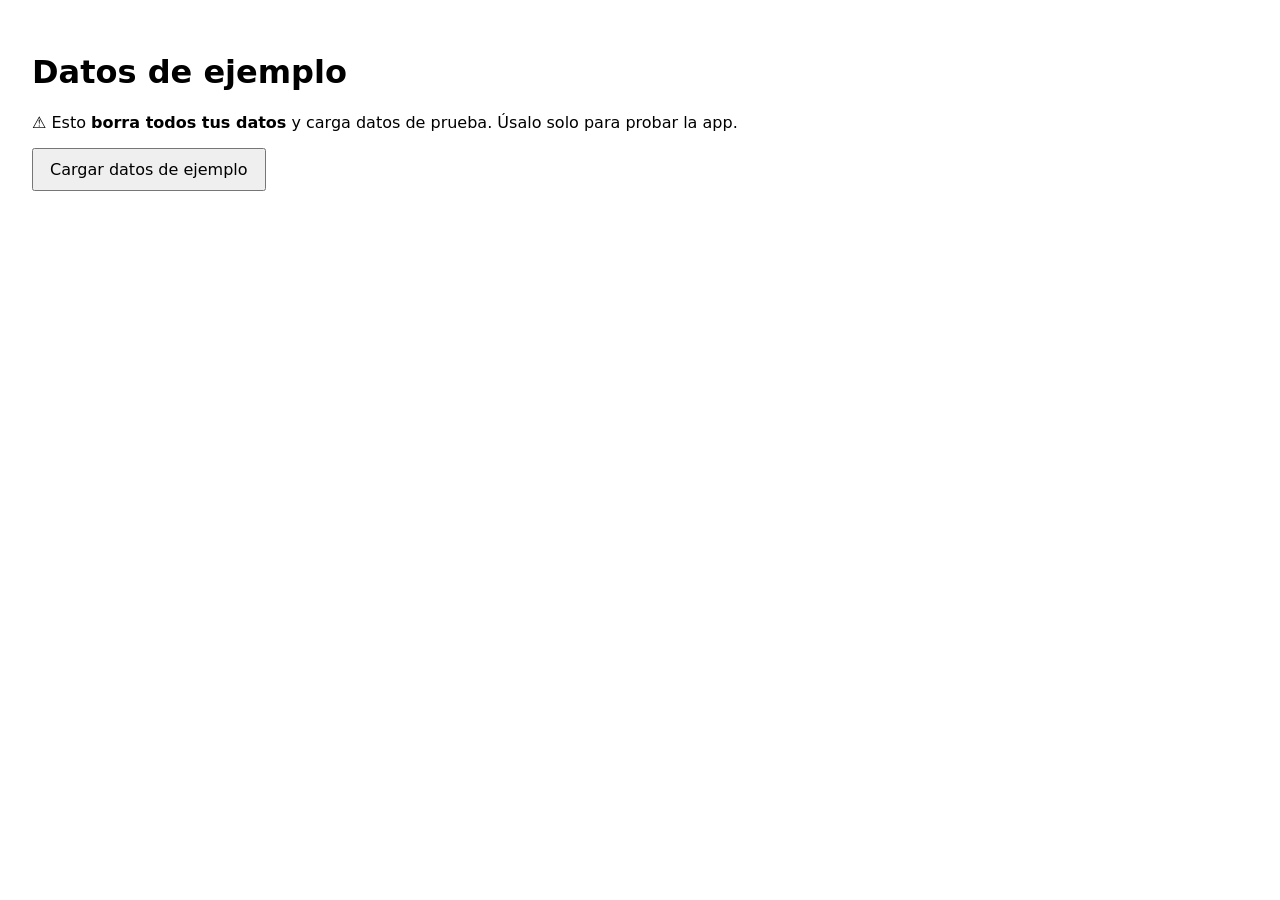
<file: tests/demo.html>
<!doctype html>
<html lang="es">
<head>
  <meta charset="utf-8">
  <meta name="viewport" content="width=device-width, initial-scale=1">
  <title>Datos de ejemplo · Fénix</title>
  <style>body { font: 16px system-ui, sans-serif; padding: 24px; } button { font: inherit; padding: 10px 16px; }</style>
</head>
<body>
  <h1>Datos de ejemplo</h1>
  <p>⚠️ Esto <b>borra todos tus datos</b> y carga datos de prueba. Úsalo solo para probar la app.</p>
  <button id="cargar">Cargar datos de ejemplo</button>
  <p id="estado"></p>
  <script type="module">
    import { db, kvSet, STORES } from '../js/db.js';
    import { hoyISO, addDays, uid, prevMonthKey, monthKey } from '../js/util.js';
    import { generarSemana } from '../js/scheduler.js';
    import { getDisponibilidad } from '../js/datos.js';
    import { FRASES } from '../js/frases.js';

    async function cargar() {
      for (const s of STORES) await db.clear(s);
      const hoy = hoyISO();
      await kvSet('inicioApp', addDays(hoy, -100));
      await kvSet('bienvenidaHecha', true);
      await kvSet('ultimaCopia', addDays(hoy, -10));
      await kvSet('profile', { nombre: 'Demo', sobreMi: 'Persona de ejemplo para probar la app.', rutina: 'Trabajo de 9 a 17 h.', fortalezas: 'Constancia', debilidades: 'El móvil', motivacion: 'Sentirme mejor', tono: 'Cercano y directo' });
      await kvSet('settings', { tema: 'auto', importantes: 'alta', nombreAtajo: 'MMV Horario' });
      await kvSet('prefs', { sesionMin: 60, descansoMin: 10, maxHorasDia: 3 });
      await kvSet('disponibilidad', Array.from({ length: 7 }, (_, i) => i < 5 ? [{ inicio: '07:00', fin: '08:30' }, { inicio: '17:30', fin: '22:30' }] : [{ inicio: '09:00', fin: '13:00' }, { inicio: '17:00', fin: '21:00' }]));

      const goals = [
        { id: 'g1', titulo: 'Aprender inglés (B2)', porque: 'Para optar a mejores trabajos', area: 'estudio', prioridad: 3, horasSemana: 4, momento: 'tarde', creado: hoy, archivado: false },
        { id: 'g2', titulo: 'Ir al gimnasio', porque: 'Tener más energía', area: 'salud', prioridad: 2, horasSemana: 3, momento: 'manana', creado: hoy, archivado: false },
        { id: 'g3', titulo: 'Leer 12 libros', porque: 'Aprender cada día', area: 'personal', prioridad: 1, horasSemana: 2, sesionMin: 30, momento: 'noche', creado: hoy, archivado: false },
      ];
      await db.putMany('goals', goals);
      await db.putMany('tasks', [
        { id: uid(), goalId: 'g1', titulo: 'Hacer test de nivel', hecho: true, hechoEn: addDays(hoy, -12), creado: 1 },
        { id: uid(), goalId: 'g1', titulo: 'Elegir curso online', hecho: false, creado: 2 },
        { id: uid(), goalId: 'g2', titulo: 'Apuntarme al gimnasio', hecho: true, hechoEn: addDays(hoy, -4), creado: 3 },
      ]);

      // Historial de 30 días: cada vez se cumple un poco más (para ver la gráfica subir).
      const pasados = [];
      for (let i = 30; i >= 1; i--) {
        const f = addDays(hoy, -i);
        const constancia = (30 - i) / 30;
        [['g1', '18:00', '19:00', 'Aprender inglés (B2)'], ['g2', '07:00', '08:00', 'Ir al gimnasio'], ['g3', '21:30', '22:00', 'Leer 12 libros']].forEach(([goalId, inicio, fin, titulo], k) => {
          if ((i + k) % 3 === 0 && k === 2) return; // no todos los días hay lectura
          const hecho = ((i * 7 + k * 3) % 10) / 10 < 0.35 + constancia * 0.6;
          pasados.push({ id: uid() + i + k, fecha: f, inicio, fin, titulo, goalId, fijado: false, hecho, importante: goalId === 'g1', frase: '', origen: 'auto' });
        });
      }
      await db.putMany('blocks', pasados);

      // Bloques de hoy (uno hecho) + semana generada.
      const ahora = new Date().getHours();
      const h = n => String(Math.max(0, Math.min(23, n))).padStart(2, '0');
      const deHoy = [
        { id: uid(), fecha: hoy, inicio: `${h(ahora - 2)}:00`, fin: `${h(ahora - 1)}:00`, titulo: 'Ir al gimnasio', goalId: 'g2', fijado: true, hecho: true, importante: false, frase: FRASES[1], origen: 'manual' },
        { id: uid(), fecha: hoy, inicio: `${h(ahora)}:00`, fin: `${h(ahora)}:50`, titulo: 'Aprender inglés (B2)', goalId: 'g1', fijado: true, hecho: false, importante: true, frase: FRASES[0], origen: 'manual' },
        { id: uid(), fecha: hoy, inicio: `${h(ahora + 1)}:00`, fin: `${h(ahora + 1)}:30`, titulo: 'Leer 12 libros', goalId: 'g3', fijado: true, hecho: false, importante: false, frase: FRASES[5], origen: 'manual' },
      ];
      await db.putMany('blocks', deHoy);
      const { nuevos } = generarSemana({ fecha: addDays(hoy, 1), goals, blocks: deHoy, disponibilidad: await getDisponibilidad(), prefs: { sesionMin: 60, descansoMin: 10, maxHorasDia: 3 }, settings: { importantes: 'alta' } });
      nuevos.forEach((b, i) => { b.frase = FRASES[(i * 7) % FRASES.length]; });
      await db.putMany('blocks', nuevos);

      const dias = n => Array.from({ length: n }, (_, i) => addDays(hoy, -i));
      const conHuecos = (n, cada) => dias(n).filter((_, i) => i % cada !== cada - 1);
      await db.putMany('habits', [
        { id: uid(), titulo: 'Beber 2 L de agua', emoji: '💧', registros: [...dias(9), ...conHuecos(30, 4).slice(8)], creado: addDays(hoy, -30) },
        { id: uid(), titulo: 'Leer 10 páginas', emoji: '📖', registros: [...dias(3).slice(1), ...conHuecos(20, 3).slice(3)], creado: addDays(hoy, -20) },
        { id: uid(), titulo: 'Meditar', emoji: '🧘', registros: [], creado: addDays(hoy, -2) },
      ]);

      // Finanzas
      await kvSet('ingresos', { nomina: 1500, diaCobro: 28, extras: 0 });
      await db.putMany('fixedExpenses', [
        { id: uid(), nombre: 'Alquiler', importe: 550, categoria: 'vivienda', dia: 1 },
        { id: uid(), nombre: 'Abono transporte', importe: 40, categoria: 'transporte', dia: 1 },
        { id: uid(), nombre: 'Spotify', importe: 11.99, categoria: 'suscripciones', dia: 5, suscripcion: true },
        { id: uid(), nombre: 'Netflix', importe: 13.99, categoria: 'suscripciones', dia: 12, suscripcion: true },
        { id: uid(), nombre: 'Gimnasio', importe: 35, categoria: 'deporte', dia: 3 },
      ]);
      const mk = monthKey(hoy);
      const gastos = [];
      for (const [n, rest] of [[1, 90], [2, 110], [3, 100]]) {
        const m = prevMonthKey(mk, n);
        gastos.push({ importe: rest, categoria: 'restaurantes', fecha: `${m}-12` }, { importe: 180, categoria: 'supermercado', fecha: `${m}-08` });
      }
      gastos.push({ importe: 85, categoria: 'restaurantes', fecha: addDays(hoy, -3), nota: 'Cena con amigos' }, { importe: 62, categoria: 'restaurantes', fecha: addDays(hoy, -8) },
        { importe: 64.3, categoria: 'supermercado', fecha: addDays(hoy, -1), nota: 'Compra semanal' }, { importe: 29.99, categoria: 'compras', fecha: addDays(hoy, -5), nota: 'Camiseta' });
      for (let i = 0; i < 9; i++) gastos.push({ importe: 2.2, categoria: 'cafe', fecha: addDays(hoy, -i * 2), nota: 'Café' });
      await db.putMany('expenses', gastos.filter(g => g.fecha <= hoy).map((g, i) => ({ id: uid() + i, creado: i, nota: '', ...g })));

      await db.putMany('savingsGoals', [
        { id: 's1', nombre: 'Viaje a Japón', emoji: '🗾', meta: 2400, fechaLimite: addDays(hoy, 300), prioridad: 3, creado: addDays(hoy, -90) },
        { id: 's2', nombre: 'Fondo de emergencia', emoji: '🛟', meta: 2000, prioridad: 2, creado: addDays(hoy, -90) },
        { id: 's3', nombre: 'Moto', emoji: '🛵', meta: 500, prioridad: 1, creado: addDays(hoy, -90) },
        { id: 's4', nombre: 'Portátil nuevo', emoji: '💻', meta: 1000, prioridad: 1, creado: addDays(hoy, -20) },
      ]);
      await db.putMany('contributions', [
        { id: uid(), goalId: 's1', importe: 300, fecha: addDays(hoy, -60) }, { id: uid(), goalId: 's1', importe: 350, fecha: addDays(hoy, -20) },
        { id: uid(), goalId: 's2', importe: 1700, fecha: addDays(hoy, -40) },
        { id: uid(), goalId: 's3', importe: 500, fecha: addDays(hoy, -30) },
        { id: uid(), goalId: 's4', importe: 90, fecha: addDays(hoy, -2) },
      ]);
      document.getElementById('estado').textContent = '✅ Datos de ejemplo cargados. Abre la app.';
      document.title = 'DEMO OK';
    }
    document.getElementById('cargar').addEventListener('click', () => cargar().catch(e => { document.getElementById('estado').textContent = '❌ ' + e.message; document.title = 'DEMO ERROR'; }));
    if (location.search.includes('auto')) cargar().catch(e => { document.title = 'DEMO ERROR ' + e.message; });
  </script>
</body>
</html>
</file>
<file: css/app.css>
/* ===== Fénix — estilo iOS con paleta de fuego (rojo, naranja y amarillo) ===== */
:root {
  --bg: #fff7ef;
  --card: #ffffff;
  --card2: #fdebdd;
  --text: #24120b;
  --text2: #7d6252;
  --text3: #c4a999;
  --sep: rgba(140, 70, 30, 0.15);
  --accent: #d93a10;
  --accent-soft: rgba(232, 67, 26, 0.12);
  --green: #2fa84f;
  --red: #e0201b;
  --orange: #ff8a1f;
  --yellow: #f5b700;
  --grad-fuego: linear-gradient(135deg, #ffc400 0%, #ff8a1f 45%, #e8281e 100%);
  --grad-btn: linear-gradient(135deg, #f77a12, #df2f1b);
  --sombra-fuego: rgba(232, 67, 26, .38);
  --tabbar: rgba(255, 250, 244, 0.88);
  --shadow: 0 1px 2px rgba(120, 50, 10, 0.05), 0 4px 14px rgba(160, 70, 20, 0.07);
  --radius: 16px;
  --safe-top: env(safe-area-inset-top, 0px);
  --safe-bottom: env(safe-area-inset-bottom, 0px);
  color-scheme: light;
}
@media (prefers-color-scheme: dark) {
  :root:not([data-tema="claro"]) {
    --bg: #130a07; --card: #211410; --card2: #301e17; --text: #fff3ea; --text2: #bda594; --text3: #75594a;
    --sep: rgba(255, 170, 120, 0.2); --accent: #ff7a3d; --accent-soft: rgba(255, 122, 61, 0.2);
    --green: #3fcf6a; --red: #ff5a4a; --yellow: #ffcf33;
    --tabbar: rgba(26, 14, 10, 0.88); --shadow: none; color-scheme: dark;
  }
}
:root[data-tema="oscuro"] {
  --bg: #130a07; --card: #211410; --card2: #301e17; --text: #fff3ea; --text2: #bda594; --text3: #75594a;
  --sep: rgba(255, 170, 120, 0.2); --accent: #ff7a3d; --accent-soft: rgba(255, 122, 61, 0.2);
  --green: #3fcf6a; --red: #ff5a4a; --yellow: #ffcf33;
  --tabbar: rgba(26, 14, 10, 0.88); --shadow: none; color-scheme: dark;
}

* { box-sizing: border-box; -webkit-tap-highlight-color: transparent; }
html, body { margin: 0; background: var(--bg); color: var(--text); }
body {
  font: 16px/1.4 -apple-system, BlinkMacSystemFont, "SF Pro Text", system-ui, "Segoe UI", Roboto, sans-serif;
  -webkit-font-smoothing: antialiased;
  min-height: 100dvh;
  overscroll-behavior-y: none;
}
body.no-scroll { overflow: hidden; }
a { color: var(--accent); text-decoration: none; }
h1, h2, h3, h4 { margin: 0; }
p { margin: 0 0 8px; }
img, svg { max-width: 100%; }
[hidden] { display: none !important; }
code { font: 13px ui-monospace, Menlo, monospace; background: var(--card2); padding: 1px 5px; border-radius: 5px; }

/* ----- Cabecera ----- */
.top {
  position: sticky; top: 0; z-index: 20;
  display: flex; align-items: flex-end; justify-content: space-between; gap: 12px;
  padding: calc(var(--safe-top) + 10px) 18px 10px;
  background: var(--bg);
}
.top::after { content: ''; position: absolute; left: 0; right: 0; bottom: 0; height: 3px; background: var(--grad-fuego); opacity: .9; }
.marca { display: flex; align-items: center; gap: 12px; min-width: 0; }
.marca img { width: 46px; height: 46px; border-radius: 12px; flex: none; box-shadow: 0 3px 10px var(--sombra-fuego); }
.marca .nombre { display: block; font-size: 11px; font-weight: 800; letter-spacing: .22em; background: var(--grad-fuego); -webkit-background-clip: text; background-clip: text; color: transparent; }
.top h1 { font-size: 30px; font-weight: 800; letter-spacing: -0.02em; line-height: 1.1; }
.avatar {
  width: 38px; height: 38px; border-radius: 50%; flex: none;
  display: grid; place-items: center; font-size: 18px; font-weight: 700;
  background: var(--grad-fuego); color: #fff; box-shadow: 0 3px 10px var(--sombra-fuego);
}

main { padding: 4px 16px calc(96px + var(--safe-bottom)); max-width: 720px; margin: 0 auto; }

/* ----- Barra de pestañas ----- */
.tabs {
  position: fixed; left: 0; right: 0; bottom: 0; z-index: 30;
  display: grid; grid-template-columns: repeat(5, 1fr);
  padding: 6px 4px calc(var(--safe-bottom) + 6px);
  background: var(--tabbar);
  -webkit-backdrop-filter: saturate(180%) blur(20px); backdrop-filter: saturate(180%) blur(20px);
  border-top: 0.5px solid var(--sep);
}
.tabs a { display: flex; flex-direction: column; align-items: center; gap: 2px; color: var(--text3); font-size: 10.5px; font-weight: 600; padding: 4px 0; min-height: 44px; }
.tabs svg { width: 26px; height: 26px; fill: none; stroke: currentColor; stroke-width: 1.8; stroke-linecap: round; stroke-linejoin: round; }
.tabs a.activa { color: var(--accent); }
.tabs a.activa svg { filter: drop-shadow(0 2px 5px var(--sombra-fuego)); }

/* ----- Tarjetas y secciones ----- */
.card { background: var(--card); border-radius: var(--radius); padding: 16px; margin-bottom: 14px; box-shadow: var(--shadow); }
.card.plano { padding: 0; overflow: hidden; }
.seccion { display: flex; align-items: center; justify-content: space-between; margin: 22px 4px 8px; gap: 8px; }
.seccion h2 { font-size: 20px; font-weight: 700; }
.seccion h2::before { content: ''; display: inline-block; width: 4px; height: .9em; margin-right: 8px; border-radius: 2px; background: var(--grad-fuego); vertical-align: -.1em; }
.sub { color: var(--text2); font-size: 14px; }
.mini { color: var(--text2); font-size: 12.5px; }
.grande { font-size: 30px; font-weight: 800; letter-spacing: -0.02em; }
.fila { display: flex; align-items: center; gap: 10px; }
.fila.sep { justify-content: space-between; }
.wrap { flex-wrap: wrap; }
.grid2 { display: grid; grid-template-columns: 1fr 1fr; gap: 10px; }
.grid3 { display: grid; grid-template-columns: repeat(3, 1fr); gap: 8px; }
.centro { text-align: center; }
.verde { color: var(--green); } .rojo { color: var(--red); } .naranja { color: var(--orange); }
.vacio { text-align: center; color: var(--text2); padding: 26px 12px; }
.vacio .ico { font-size: 40px; display: block; margin-bottom: 6px; }

/* Listas tipo iOS */
.lista { list-style: none; margin: 0; padding: 0; }
.lista > li { display: flex; align-items: center; gap: 12px; padding: 12px 16px; min-height: 48px; border-bottom: 0.5px solid var(--sep); }
.lista > li:last-child { border-bottom: 0; }
.lista .grow { flex: 1; min-width: 0; }
.lista .t { font-weight: 600; overflow-wrap: anywhere; }
.toque { cursor: pointer; }
.toque:active { background: var(--card2); }

/* ----- Botones ----- */
button { font: inherit; color: inherit; }
.btn {
  display: inline-flex; align-items: center; justify-content: center; gap: 6px;
  min-height: 44px; padding: 10px 18px; border: 0; border-radius: 12px; cursor: pointer;
  background: var(--grad-btn); color: #fff; font-weight: 600; font-size: 16px; text-align: center;
  box-shadow: 0 3px 10px var(--sombra-fuego);
  transition: transform .12s, opacity .12s;
}
.btn:active { transform: scale(0.97); opacity: .85; }
.btn:disabled { opacity: .5; }
.btn.sec { background: var(--accent-soft); color: var(--accent); box-shadow: none; }
.btn.gris { background: var(--card2); color: var(--text); box-shadow: none; }
.btn.peligro { background: rgba(255, 59, 48, .12); color: var(--red); box-shadow: none; }
.btn.verde { background: var(--green); color: #fff; box-shadow: none; }
.btn.chico { min-height: 34px; padding: 6px 12px; font-size: 14px; border-radius: 10px; }
.btn.ancho { width: 100%; }
.btn-icon { border: 0; background: var(--card2); color: var(--text2); width: 32px; height: 32px; border-radius: 50%; cursor: pointer; display: grid; place-items: center; font-size: 15px; flex: none; }
.acciones { display: flex; gap: 8px; flex-wrap: wrap; margin-top: 10px; }
.fab {
  position: fixed; right: 18px; bottom: calc(var(--safe-bottom) + 76px); z-index: 25;
  width: 56px; height: 56px; border-radius: 50%; border: 0; font-size: 28px; color: #fff; cursor: pointer;
  background: var(--grad-btn); box-shadow: 0 6px 20px var(--sombra-fuego);
}

.chip {
  display: inline-flex; align-items: center; gap: 4px; border: 0; cursor: pointer;
  padding: 7px 12px; border-radius: 999px; background: var(--card); color: var(--text); font-size: 14px; font-weight: 500;
  box-shadow: var(--shadow); white-space: nowrap;
}
.chip.activa { background: var(--grad-btn); color: #fff; }
.chips { display: flex; gap: 8px; overflow-x: auto; padding: 2px 2px 8px; scrollbar-width: none; }
.chips::-webkit-scrollbar { display: none; }
.badge { display: inline-block; font-size: 11.5px; font-weight: 700; padding: 2px 8px; border-radius: 999px; background: var(--accent-soft); color: var(--accent); }
.badge.verde { background: rgba(52, 199, 89, .15); color: var(--green); }
.badge.rojo { background: rgba(255, 59, 48, .14); color: var(--red); }
.badge.naranja { background: rgba(255, 159, 10, .16); color: var(--orange); }

/* Control segmentado */
.seg { display: flex; background: var(--card2); border-radius: 10px; padding: 2px; margin-bottom: 12px; }
.seg button { flex: 1; border: 0; background: none; padding: 7px 4px; border-radius: 8px; font-size: 14px; font-weight: 600; color: var(--text); cursor: pointer; }
.seg button.activa { background: var(--card); box-shadow: 0 1px 4px rgba(0, 0, 0, .12); }

/* ----- Formularios ----- */
.campo { display: block; margin-bottom: 12px; }
.campo > span { display: block; font-size: 13px; font-weight: 600; color: var(--text2); margin: 0 4px 5px; }
input, select, textarea {
  width: 100%; font: inherit; font-size: 16px; color: var(--text);
  background: var(--card2); border: 1px solid transparent; border-radius: 11px; padding: 11px 12px; outline: none;
  -webkit-appearance: none; appearance: none;
}
select { background-image: linear-gradient(45deg, transparent 50%, var(--text2) 50%), linear-gradient(135deg, var(--text2) 50%, transparent 50%); background-position: calc(100% - 18px) 50%, calc(100% - 13px) 50%; background-size: 5px 5px; background-repeat: no-repeat; padding-right: 32px; }
input:focus, select:focus, textarea:focus { border-color: var(--accent); }
textarea { min-height: 84px; resize: vertical; }
input[type="checkbox"] { width: auto; }
.switch { display: flex; align-items: center; justify-content: space-between; gap: 12px; padding: 8px 4px; margin-bottom: 6px; }
.switch input { appearance: none; -webkit-appearance: none; width: 51px; height: 31px; border-radius: 999px; background: var(--card2); position: relative; cursor: pointer; transition: background .2s; padding: 0; border: 0; flex: none; }
.switch input::after { content: ''; position: absolute; top: 2px; left: 2px; width: 27px; height: 27px; border-radius: 50%; background: #fff; box-shadow: 0 2px 4px rgba(0, 0, 0, .2); transition: transform .2s; }
.switch input:checked { background: var(--green); }
.switch input:checked::after { transform: translateX(20px); }

/* Casilla para elegir qué aplicar (vista previa del plan) */
.elegir { appearance: auto; -webkit-appearance: checkbox; width: 22px; height: 22px; padding: 0; margin: 1px 0 0; flex: none; accent-color: var(--accent); cursor: pointer; }

/* Check redondo */
.check { width: 28px; height: 28px; border-radius: 50%; border: 2px solid var(--text3); background: none; flex: none; cursor: pointer; display: grid; place-items: center; color: #fff; font-size: 15px; padding: 0; }
.check.on { background: var(--green); border-color: var(--green); }

/* ----- Progreso ----- */
.barra { height: 8px; border-radius: 999px; background: var(--card2); overflow: hidden; }
.sheet .barra { background: var(--sep); }
.grande .sub { font-weight: 500; letter-spacing: 0; }
.barra > i { display: block; height: 100%; border-radius: inherit; background: linear-gradient(90deg, #ffb800, #ff7a1a 55%, #e8281e); transition: width .5s ease; }
.anillo { --p: 0; width: 64px; height: 64px; border-radius: 50%; flex: none; display: grid; place-items: center;
  background: conic-gradient(#ffb800 0, #ff7a1a calc(var(--p) * .55%), #e8281e calc(var(--p) * 1%), var(--accent-soft) 0); }
.anillo > span { width: 50px; height: 50px; border-radius: 50%; background: var(--card); display: grid; place-items: center; font-weight: 800; font-size: 14px; }

/* ----- Línea de tiempo de bloques ----- */
.bloques { display: flex; flex-direction: column; gap: 8px; }
.bloque {
  display: flex; align-items: center; gap: 12px; padding: 12px 14px; border-radius: 14px;
  background: var(--card); box-shadow: var(--shadow); border-left: 5px solid var(--c, var(--accent)); cursor: pointer;
}
.bloque .hora { font-variant-numeric: tabular-nums; font-size: 13px; color: var(--text2); width: 48px; flex: none; line-height: 1.25; }
.bloque .hora b { color: var(--text); font-size: 15px; display: block; }
.bloque .grow { flex: 1; min-width: 0; }
.bloque .t { font-weight: 600; }
.bloque .frase { font-size: 13px; color: var(--text2); font-style: italic; margin-top: 2px; }
.bloque.hecho { opacity: .55; }
.bloque.hecho .t { text-decoration: line-through; }
.bloque.ahora { outline: 2px solid var(--accent); box-shadow: 0 6px 20px var(--sombra-fuego); }
.bloque .tags { display: flex; gap: 4px; margin-top: 4px; flex-wrap: wrap; }
.etiqueta-ahora { font-size: 11px; font-weight: 800; color: var(--accent); text-transform: uppercase; letter-spacing: .04em; }
.dia-titulo { font-weight: 700; margin: 16px 4px 8px; display: flex; justify-content: space-between; align-items: baseline; }
.dia-titulo.hoy { color: var(--accent); }

/* Disponibilidad */
.franja { display: flex; gap: 6px; align-items: center; margin-bottom: 6px; }
.franja input { padding: 8px; }

/* ----- Coach (chat) ----- */
.chat { display: flex; flex-direction: column; gap: 10px; padding-bottom: 130px; }
.msg { max-width: 86%; padding: 10px 14px; border-radius: 20px; line-height: 1.45; overflow-wrap: anywhere; }
.msg.user { align-self: flex-end; background: var(--accent); color: #fff; border-bottom-right-radius: 6px; }
.msg.model { align-self: flex-start; background: var(--card); border-bottom-left-radius: 6px; box-shadow: var(--shadow); }
.msg.error { align-self: center; background: rgba(255, 59, 48, .12); color: var(--red); font-size: 14px; text-align: center; }
.msg p:last-child { margin-bottom: 0; }
.msg ul, .msg ol { margin: 4px 0 8px; padding-left: 20px; }
.msg h2, .msg h3, .msg h4 { font-size: 16px; margin: 6px 0 4px; }
.accion { margin-top: 8px; padding: 10px; border-radius: 12px; background: var(--card2); font-size: 14px; }
.accion .acciones { margin-top: 6px; }
.accion.aplicada { opacity: .7; }
.btn-deshacer { border: 0; background: none; color: var(--accent); font-size: 13px; font-weight: 600; cursor: pointer; padding: 2px 0; }
.respuesta-asistente { margin-top: 10px; background: var(--card2); border-radius: 14px; padding: 10px 12px; font-size: 14px; }
.respuesta-asistente p:last-child { margin-bottom: 0; }
.respuesta-asistente ul { padding-left: 18px; margin: 4px 0; }
.escribiendo span { display: inline-block; width: 7px; height: 7px; margin: 0 2px; border-radius: 50%; background: var(--text3); animation: puntos 1.2s infinite; }
.escribiendo span:nth-child(2) { animation-delay: .15s; } .escribiendo span:nth-child(3) { animation-delay: .3s; }
@keyframes puntos { 0%, 60%, 100% { transform: translateY(0); opacity: .5; } 30% { transform: translateY(-5px); opacity: 1; } }
.entrada {
  position: fixed; left: 0; right: 0; bottom: calc(var(--safe-bottom) + 62px); z-index: 24;
  padding: 8px 12px; background: var(--bg);
}
.entrada .chips { padding-bottom: 6px; }
.entrada form { display: flex; gap: 8px; align-items: flex-end; max-width: 720px; margin: 0 auto; }
.entrada textarea { min-height: 44px; max-height: 140px; border-radius: 22px; padding: 11px 16px; resize: none; background: var(--card); box-shadow: var(--shadow); }
.entrada .btn { border-radius: 50%; width: 44px; padding: 0; flex: none; font-size: 20px; }

/* ----- Hoja inferior ----- */
.sheet-back { position: fixed; inset: 0; z-index: 100; background: rgba(0, 0, 0, 0); transition: background .25s; display: flex; align-items: flex-end; justify-content: center; }
.sheet-back.open { background: rgba(0, 0, 0, .38); }
.sheet {
  width: 100%; max-width: 720px; max-height: 92dvh; display: flex; flex-direction: column;
  background: var(--bg); border-radius: 22px 22px 0 0; transform: translateY(100%); transition: transform .28s cubic-bezier(.2, .8, .2, 1);
}
.sheet-back.open .sheet { transform: none; }
.sheet-head { display: flex; align-items: center; justify-content: space-between; gap: 10px; padding: 16px 18px 8px; }
.sheet-head h2 { font-size: 19px; font-weight: 700; }
.sheet-body { overflow-y: auto; padding: 6px 16px calc(var(--safe-bottom) + 22px); -webkit-overflow-scrolling: touch; }

/* ----- Aviso flotante ----- */
.toast {
  position: fixed; left: 50%; top: calc(var(--safe-top) + 12px); z-index: 300; transform: translate(-50%, -30px); opacity: 0;
  background: rgba(30, 30, 32, .94); color: #fff; padding: 12px 18px; border-radius: 16px; font-weight: 600; font-size: 15px;
  max-width: calc(100% - 32px); text-align: center; transition: transform .3s, opacity .3s; pointer-events: none;
}
.toast.show { transform: translate(-50%, 0); opacity: 1; }

/* ----- Ahorro ----- */
.hero-ahorro { display: flex; align-items: center; gap: 14px; }
.hero-ahorro .cerdito-caja { width: 128px; flex: none; margin: 0; }
.metas { display: grid; grid-template-columns: repeat(2, 1fr); gap: 12px; }
.meta { background: var(--card); border-radius: var(--radius); padding: 12px; box-shadow: var(--shadow); cursor: pointer; text-align: center; display: flex; flex-direction: column; gap: 4px; }
.meta .t { font-weight: 700; overflow-wrap: anywhere; }
.cat-barra { display: flex; align-items: center; gap: 10px; margin-bottom: 10px; }
.cat-barra .grow { flex: 1; min-width: 0; }
.cat-barra .barra { margin-top: 4px; height: 6px; }
.regla { display: grid; grid-template-columns: repeat(3, 1fr); gap: 8px; text-align: center; }
.regla > div { background: var(--card2); border-radius: 12px; padding: 10px 6px; }
.regla b { display: block; font-size: 18px; }
.rec { display: flex; gap: 12px; align-items: flex-start; }
.rec .ico { font-size: 26px; line-height: 1; flex: none; }
.rec .t { font-weight: 700; margin-bottom: 2px; }
.rec p { font-size: 14px; color: var(--text2); margin: 0; }
.teclado-cats { display: grid; grid-template-columns: repeat(4, 1fr); gap: 8px; margin-bottom: 12px; }
.teclado-cats button { border: 2px solid transparent; background: var(--card); border-radius: 12px; padding: 8px 2px; font-size: 11px; cursor: pointer; display: flex; flex-direction: column; align-items: center; gap: 2px; color: var(--text); }
.teclado-cats button b { font-size: 22px; font-weight: 400; }
.teclado-cats button.activa { border-color: var(--accent); background: var(--accent-soft); }
.importe-input { font-size: 40px; font-weight: 800; text-align: center; background: none; padding: 4px; }

/* ----- Cerdito ----- */
/* La caja tiene la proporción del dibujo; a escala máxima (1,4) el cerdito la llena justo. */
.cerdito-caja { position: relative; width: 100%; aspect-ratio: 11 / 9; margin: 0 auto; }
.cerdito { position: absolute; inset: 0; display: flex; align-items: flex-end; justify-content: center; }
.cerdito-in { width: calc(100% / 1.4); transform: scale(var(--s, 1)); transform-origin: 50% 100%; transition: transform .7s cubic-bezier(.34, 1.56, .64, 1); }
.cerdito-in svg { display: block; width: 100%; height: auto; overflow: visible; }
.cerdito.rebote .cerdito-in { animation: rebote .7s cubic-bezier(.34, 1.56, .64, 1); }
@keyframes rebote { 0% { transform: scale(calc(var(--s) * .9)); } 45% { transform: scale(calc(var(--s) * 1.12), calc(var(--s) * .92)); } 70% { transform: scale(calc(var(--s) * .97), calc(var(--s) * 1.04)); } 100% { transform: scale(var(--s)); } }
.cerdito.etapa-4 .destellos, .cerdito.etapa-5 .destellos { animation: brillar 1.8s ease-in-out infinite; }
@keyframes brillar { 0%, 100% { opacity: .2; } 50% { opacity: 1; } }
.cerdito.etapa-5 .corona { animation: flotar 2.4s ease-in-out infinite; transform-origin: 152px 20px; }
@keyframes flotar { 0%, 100% { transform: translateY(0) rotate(-3deg); } 50% { transform: translateY(-3px) rotate(3deg); } }
.moneda-cae {
  position: absolute; left: 50%; top: -30px; width: 26px; height: 26px; margin-left: -13px; border-radius: 50%; z-index: 2;
  background: radial-gradient(circle at 35% 35%, #fff2a8, #ffcc33 55%, #e0a52a); color: #b07d16; font-weight: 800; font-size: 14px;
  display: grid; place-items: center; box-shadow: 0 2px 6px rgba(0, 0, 0, .2); animation: caer .65s cubic-bezier(.55, 0, .9, .6) forwards;
}
@keyframes caer { 0% { transform: translateY(-20px) rotateY(0); opacity: 0; } 20% { opacity: 1; } 100% { transform: translateY(46px) rotateY(540deg) scale(.5); opacity: 0; } }
.celebracion { position: fixed; inset: 0; pointer-events: none; z-index: 250; overflow: hidden; }
.celebracion i { position: absolute; top: -12px; width: 9px; height: 14px; border-radius: 2px; animation: confeti 2.4s cubic-bezier(.2, .6, .4, 1) forwards; }
@keyframes confeti { to { transform: translateY(105vh) rotate(var(--r)); opacity: .9; } }

/* ----- Hábitos ----- */
.habitos { display: flex; gap: 10px; overflow-x: auto; padding: 2px 2px 8px; scrollbar-width: none; }
.habitos::-webkit-scrollbar { display: none; }
.habito { flex: none; width: 92px; background: var(--card); border-radius: 16px; padding: 12px 8px; text-align: center; box-shadow: var(--shadow); cursor: pointer; border: 2px solid transparent; }
.habito.on { border-color: var(--green); background: rgba(52, 199, 89, .1); }
.habito .e { font-size: 28px; }
.habito .t { font-size: 12.5px; font-weight: 600; line-height: 1.2; margin: 4px 0 2px; overflow-wrap: anywhere; }
.habito .r { font-size: 12px; color: var(--orange); font-weight: 700; }

/* ----- Guía y textos largos ----- */
.prosa h2 { font-size: 20px; margin: 18px 0 8px; } .prosa h3 { font-size: 17px; margin: 16px 0 6px; } .prosa h4 { font-size: 15px; margin: 12px 0 4px; }
.prosa ol, .prosa ul { padding-left: 22px; margin: 6px 0 10px; } .prosa li { margin-bottom: 6px; }
.prosa .nota, .nota { background: var(--accent-soft); border-radius: 12px; padding: 10px 12px; font-size: 14px; }
.aviso { background: rgba(255, 159, 10, .14); border-radius: 12px; padding: 10px 12px; font-size: 14px; margin-bottom: 10px; }

/* ----- Progreso: gráfica, leyenda, logros y calendario ----- */
.grafica { display: block; width: 100%; height: auto; margin-top: 10px; overflow: visible; }
.g-rejilla { stroke: var(--sep); stroke-width: 1; }
.g-eje { fill: var(--text2); font-size: 9px; font-weight: 600; }
.g-eje.hoy { fill: var(--accent); }
.g-barra.alta, .leyenda i.alta { fill: var(--green); background: var(--green); }
.g-barra.media, .leyenda i.media { fill: var(--accent); background: var(--accent); }
.g-barra.baja, .leyenda i.baja { fill: var(--yellow); background: var(--yellow); }
.g-vacio { fill: var(--text3); }
.g-linea { fill: none; stroke: var(--text); stroke-width: 2; stroke-linecap: round; stroke-linejoin: round; opacity: .55; }
.leyenda { display: flex; flex-wrap: wrap; gap: 4px 12px; margin-top: 8px; font-size: 12px; color: var(--text2); }
.leyenda span { display: inline-flex; align-items: center; gap: 5px; }
.leyenda i { width: 10px; height: 10px; border-radius: 3px; display: inline-block; }
.leyenda i.linea { height: 2px; border-radius: 2px; width: 14px; background: var(--text); opacity: .55; }
.regla .mini { display: block; }

.medallas { display: grid; grid-template-columns: repeat(3, 1fr); gap: 10px; }
.medalla { background: var(--card); border-radius: var(--radius); padding: 12px 6px; text-align: center; box-shadow: var(--shadow); }
.medalla .ico { font-size: 32px; line-height: 1.1; }
.medalla .t { font-weight: 700; font-size: 13px; margin: 4px 0 2px; overflow-wrap: anywhere; }
.medalla .mini { font-size: 11px; line-height: 1.25; }
.medalla.bloqueada .ico { filter: grayscale(1); opacity: .35; }
.medalla.bloqueada .t { color: var(--text2); }

.calendario { display: grid; grid-template-columns: repeat(7, 1fr); gap: 6px; text-align: center; }
.calendario > b { font-size: 12px; color: var(--text2); }
.cal-dia { aspect-ratio: 1; border: 0; border-radius: 50%; background: var(--card2); color: var(--text); font-size: 14px; font-weight: 600; cursor: pointer; padding: 0; }
.cal-dia.on { background: var(--green); color: #fff; }
.cal-dia.hoy { outline: 2px solid var(--accent); outline-offset: 1px; }
.cal-dia.antes:not(.on) { background: none; color: var(--text3); }
.cal-dia:disabled { background: none; color: var(--text3); cursor: default; }

.aviso-card { border-left: 5px solid var(--accent); background: linear-gradient(90deg, var(--accent-soft), transparent 55%), var(--card); }
.aviso-card.naranja { border-left-color: var(--yellow); }

/* ----- Modo concentración ----- */
.foco, .bienvenida {
  position: fixed; inset: 0; z-index: 90; background: var(--bg); overflow-y: auto;
  padding: calc(var(--safe-top) + 16px) 20px calc(var(--safe-bottom) + 24px);
}
.foco { z-index: 150; display: flex; align-items: center; justify-content: center; }
.foco-cerrar { position: absolute; top: calc(var(--safe-top) + 14px); right: 16px; }
.foco-centro { width: 100%; max-width: 420px; text-align: center; display: flex; flex-direction: column; align-items: center; gap: 12px; }
.foco-titulo { font-size: 26px; font-weight: 800; letter-spacing: -0.02em; overflow-wrap: anywhere; }
.foco-opciones { display: flex; flex-direction: column; gap: 10px; width: 100%; margin-top: 8px; }
.foco-anillo { --p: 0; width: 240px; height: 240px; flex: none; border-radius: 50%; display: grid; place-items: center; margin: 10px 0;
  background: conic-gradient(#ffb800 0, #ff7a1a calc(var(--p) * .55%), #e8281e calc(var(--p) * 1%), var(--accent-soft) 0); }
.foco-anillo.descanso { background: conic-gradient(var(--green) calc(var(--p) * 1%), var(--accent-soft) 0); }
.foco-tiempo { width: 208px; height: 208px; border-radius: 50%; background: var(--bg); display: grid; place-items: center;
  font-size: 58px; font-weight: 800; font-variant-numeric: tabular-nums; letter-spacing: -0.03em; }

/* ----- Bienvenida ----- */
.b-arriba { display: flex; align-items: center; justify-content: space-between; gap: 10px; max-width: 480px; margin: 0 auto 18px; }
.b-puntos { display: flex; gap: 6px; }
.b-puntos i { width: 8px; height: 8px; border-radius: 50%; background: var(--card2); }
.b-puntos i.on { background: var(--accent); }
.b-saltar { border: 0; background: none; color: var(--text2); font-weight: 600; cursor: pointer; padding: 8px; }
.b-cuerpo { max-width: 480px; margin: 0 auto; text-align: center; display: flex; flex-direction: column; gap: 12px; }
.b-cuerpo h2 { font-size: 26px; font-weight: 800; letter-spacing: -0.02em; }
.b-cuerpo .campo { text-align: left; margin: 0; }
.b-ico { font-size: 64px; line-height: 1; margin-top: 4vh; }
.b-logo { width: 120px; height: 120px; border-radius: 28px; margin: 4vh auto 0; box-shadow: 0 10px 30px var(--sombra-fuego); display: block; }
.b-opciones { display: flex; flex-direction: column; gap: 8px; }
.b-opcion { border: 2px solid transparent; background: var(--card); border-radius: 14px; padding: 12px 14px; text-align: left; cursor: pointer;
  display: flex; flex-direction: column; gap: 2px; box-shadow: var(--shadow); color: var(--text); }
.b-opcion.activa { border-color: var(--accent); background: var(--accent-soft); }

/* ----- Cuestionario paso a paso ----- */
.en-pruebas { border: 1.5px dashed var(--sep); box-shadow: none; }
.habito-cat { padding: 12px 0; border-bottom: 0.5px solid var(--sep); }
.habito-cat:last-child { border-bottom: 0; }
.habito-cat .t { font-weight: 700; }
.habito-cat .tags { display: flex; gap: 4px; margin-top: 4px; flex-wrap: wrap; }
.habito-cat-emoji { font-size: 28px; line-height: 1; flex: none; }
.elegir-momento { margin-top: 10px; padding: 10px; background: var(--card2); border-radius: 12px; }
.elegir-momento .opciones-chip { margin-top: 6px; }
.pensamiento { padding: 12px 14px; margin-bottom: 8px; }
.dia-check { position: relative; cursor: pointer; }
.dia-check input { position: absolute; opacity: 0; width: 1px; height: 1px; }
.dia-check span { display: grid; place-items: center; min-height: 44px; border: 2px solid var(--sep); border-radius: 12px; font-weight: 700; background: var(--card); }
.dia-check input:checked + span { background: var(--accent); border-color: var(--accent); color: #fff; }
.dia-check input:focus-visible + span { outline: 2px solid var(--accent); outline-offset: 2px; }
.cfg { text-align: left; }
.cfg-pasos { display: flex; gap: 4px; margin-bottom: 14px; }
.cfg-pasos span { flex: 1; text-align: center; font-size: 11.5px; font-weight: 700; color: var(--text3); padding: 6px 2px; border-radius: 999px; background: var(--card2); }
.cfg-pasos span.actual { background: var(--grad-btn); color: #fff; }
.cfg-pasos span.hecho { color: var(--green); }
.cfg-cuerpo h2 { font-size: 24px; font-weight: 800; letter-spacing: -0.02em; margin-bottom: 4px; }
.cfg-cuerpo .sub { margin-bottom: 10px; }
.cfg-etiqueta { display: block; font-size: 13px; font-weight: 700; color: var(--text2); margin: 14px 2px 6px; }
.cfg-nav { display: flex; justify-content: space-between; gap: 10px; margin-top: 18px; position: sticky; bottom: 0; padding: 10px 0 4px; background: linear-gradient(transparent, var(--bg) 30%); }
.cfg-nav .btn { flex: 1; }
.si-no { display: grid; grid-template-columns: 1fr 1fr; gap: 10px; margin: 6px 0 4px; }
.opcion-grande { border: 2px solid transparent; background: var(--card); color: var(--text); border-radius: 16px; padding: 18px 10px; font-size: 18px; font-weight: 700; cursor: pointer; box-shadow: var(--shadow); }
.opcion-grande.activa { border-color: var(--accent); background: var(--accent-soft); color: var(--accent); }
.opciones-chip { display: flex; flex-wrap: wrap; gap: 8px; }
.dias-sel { display: grid; grid-template-columns: repeat(7, 1fr); gap: 6px; }
.dia-chip { border: 2px solid var(--sep); background: var(--card); color: var(--text); border-radius: 12px; min-height: 44px; font-weight: 700; font-size: 15px; cursor: pointer; padding: 0; }
.dia-chip.on { background: var(--accent); border-color: var(--accent); color: #fff; }
.tramo { display: flex; align-items: center; gap: 8px; margin-bottom: 8px; }
.tramo input { flex: 1; min-width: 0; padding: 9px 8px; }
.tramo span { color: var(--text2); font-size: 14px; }
.stepper { display: inline-flex; align-items: center; gap: 4px; background: var(--card2); border-radius: 12px; padding: 3px; }
.stepper button { border: 0; background: var(--card); color: var(--accent); width: 38px; height: 38px; border-radius: 10px; font-size: 22px; font-weight: 700; cursor: pointer; box-shadow: var(--shadow); }
.stepper b { min-width: 52px; text-align: center; }
.cfg-sub { padding: 12px; margin: 10px 0 0; }
.cfg-sub .tramo { margin-top: 8px; }
.cfg-dia-var { display: flex; align-items: center; gap: 10px; margin-bottom: 8px; }
.cfg-dia-var .dia-chip { width: 48px; flex: none; }
.cfg-dia-var .tramo { flex: 1; margin: 0; }
.cfg-obj .cfg-nombre { margin-top: 8px; font-weight: 600; }
.encaje { font-size: 13.5px; border-radius: 10px; padding: 8px 10px; margin: 12px 0 0; }
.encaje.ok { background: rgba(52, 199, 89, .12); }
.encaje.aviso { background: rgba(255, 159, 10, .16); }

/* ----- Aviso de versión nueva ----- */
.banner-version {
  position: fixed; left: 50%; transform: translateX(-50%); bottom: calc(var(--safe-bottom) + 74px); z-index: 60;
  border: 0; border-radius: 999px; padding: 12px 20px; background: var(--grad-btn); color: #fff; font-size: 15px; cursor: pointer;
  box-shadow: 0 6px 20px var(--sombra-fuego); white-space: nowrap; max-width: calc(100% - 32px);
}

.cargando { display: flex; align-items: center; justify-content: center; gap: 10px; padding: 24px; color: var(--text2); }
.spinner { width: 22px; height: 22px; border-radius: 50%; border: 3px solid var(--card2); border-top-color: var(--accent); animation: girar .8s linear infinite; }
@keyframes girar { to { transform: rotate(360deg); } }

@media (min-width: 600px) { .metas { grid-template-columns: repeat(3, 1fr); } }

@media (prefers-reduced-motion: reduce) {
  *, *::before, *::after { animation-duration: .01ms !important; animation-iteration-count: 1 !important; transition-duration: .01ms !important; }
  .celebracion { display: none; }
}

/* ----- «Hoy»: círculo grande de progreso ----- */
@property --p { syntax: '<number>'; inherits: false; initial-value: 0; }
.hero-dia { display: block; color: inherit; margin: 8px 0 4px; }
.anillo-grande {
  --p: 0; width: min(74vw, 280px); aspect-ratio: 1; margin: 0 auto; border-radius: 50%;
  display: grid; place-items: center;
  background: conic-gradient(#ffb800 0, #ff7a1a calc(var(--p) * .55%), #e8281e calc(var(--p) * 1%), var(--accent-soft) 0);
  box-shadow: 0 14px 40px -12px var(--sombra-fuego);
  transition: --p 1.1s cubic-bezier(.2, .8, .2, 1);
}
.anillo-grande .interior {
  width: 82%; aspect-ratio: 1; border-radius: 50%; background: var(--card);
  display: flex; flex-direction: column; align-items: center; justify-content: center; gap: 4px;
}
.anillo-grande b {
  font-size: 64px; line-height: 1; font-weight: 800; letter-spacing: -0.04em;
  background: var(--grad-fuego); -webkit-background-clip: text; background-clip: text; color: transparent;
}
.anillo-grande .interior > span:last-child { color: var(--text2); font-size: 15px; font-weight: 600; }
.anillo-grande .llama { font-size: 30px; line-height: 1; animation: flotar-llama 1.6s ease-in-out infinite; }
.anillo-grande.completo { box-shadow: 0 0 0 4px rgba(255, 184, 0, .25), 0 14px 46px -6px var(--sombra-fuego); }
@keyframes flotar-llama { 0%, 100% { transform: translateY(0) scale(1); } 50% { transform: translateY(-3px) scale(1.12); } }
.estado-dia { text-align: center; color: var(--text2); font-size: 15px; margin: 14px 8px 6px; }
.aviso-linea {
  display: flex; align-items: center; gap: 10px; padding: 8px 8px 8px 14px; margin: 10px 0 0; border-radius: 14px;
  background: var(--card); box-shadow: var(--shadow); border-left: 5px solid var(--accent); font-size: 14px;
}
.aviso-linea .ico { font-size: 20px; }
.aviso-linea .grow { flex: 1; min-width: 0; }

/* ----- Turnos rotativos: el ciclo de semanas ----- */
.ciclo { display: grid; grid-template-columns: repeat(auto-fit, minmax(96px, 1fr)); gap: 8px; margin: 6px 0 10px; }
.ciclo-sem {
  position: relative; display: flex; flex-direction: column; align-items: center; gap: 2px; padding: 10px 6px 8px;
  background: var(--card); color: var(--text); border: 2px solid var(--sep); border-top: 6px solid var(--c, var(--accent)); border-radius: 14px; cursor: pointer;
}
.ciclo-sem b { font-size: 15px; }
.ciclo-sem span { font-size: 12px; color: var(--text2); }
.ciclo-sem.t-manana { --c: #ffc400; } .ciclo-sem.t-tarde { --c: #ff7a1a; } .ciclo-sem.t-noche { --c: #c0281e; }
.ciclo-sem.on { border-color: var(--accent); background: var(--accent-soft); box-shadow: 0 6px 18px var(--sombra-fuego); }
.ciclo-sem.on::after { content: '📍 Estoy aquí'; position: absolute; top: -12px; left: 50%; transform: translateX(-50%); font-size: 10.5px; font-weight: 800; white-space: nowrap; padding: 2px 8px; border-radius: 999px; background: var(--grad-btn); color: #fff; }
.ciclo-resumen { font-size: 14px; background: var(--card2); border-radius: 12px; padding: 10px 12px; margin-top: 4px; line-height: 1.6; }

/* ----- Sueño ----- */
.card.sueno { border-left: 5px solid var(--green); }
.card.sueno.nivel-justo, .card.sueno.nivel-mucho { border-left-color: var(--yellow); }
.card.sueno.nivel-poco { border-left-color: var(--red); }
.plan-sueno { list-style: none; margin: 0; padding: 0; display: grid; gap: 6px; }
.plan-sueno li { background: var(--card2); border-radius: 10px; padding: 8px 10px; font-size: 14px; }
.plan-sueno li > span:first-child { display: inline-block; min-width: 72px; color: var(--text2); font-weight: 700; }
.plan-sueno li.ahora { background: var(--accent-soft); outline: 2px solid var(--accent); }
.consejos { list-style: none; margin: 10px 0; padding: 0; display: grid; gap: 10px; }
.consejos li { display: flex; gap: 10px; align-items: flex-start; }
.consejos li > span { font-size: 22px; line-height: 1.2; }
details summary { cursor: pointer; color: var(--accent); }
.card .switch { padding-left: 0; padding-right: 0; }
.grid3 .opcion-grande { padding: 14px 4px; font-size: 26px; line-height: 1.2; }
.grid3 .opcion-grande small { font-size: 13px; font-weight: 700; }
.card.oferta-sueno { border: 2px solid var(--accent); background: linear-gradient(180deg, var(--accent-soft), transparent 60%), var(--card); }
.oferta-sueno .opcion-grande { font-size: 15px; padding: 14px 8px; }

/* ----- Trabajo, clases, trayectos y días libres ----- */
.bloque.compromiso { cursor: default; box-shadow: none; background: transparent; border: 1.5px dashed var(--sep); border-left: 5px solid var(--text3); padding: 9px 14px; }
.bloque.compromiso.trabajo { border-left-color: #5b7fb5; }
.bloque.compromiso.estudio { border-left-color: #8a63c7; }
.bloque.compromiso .t { font-weight: 600; font-size: 15px; color: var(--text2); }
.bloque.compromiso.trayecto .t { font-weight: 500; font-size: 14px; }
.dia-libre-tag { display: inline-block; font-size: 11.5px; font-weight: 800; padding: 2px 8px; border-radius: 999px; background: var(--accent-soft); color: var(--accent); }
.anillo-grande.libre { background: conic-gradient(#ffb800 0, #ff7a1a calc(var(--p) * .55%), #e8281e calc(var(--p) * 1%), var(--accent-soft) 0); }
.anillo-grande .isla { font-size: 54px; line-height: 1; }
.stepper .min-input { width: 64px; padding: 8px 4px; text-align: center; font-weight: 700; background: transparent; border: 0; border-radius: 8px; -moz-appearance: textfield; }
.stepper .min-input::-webkit-outer-spin-button, .stepper .min-input::-webkit-inner-spin-button { -webkit-appearance: none; margin: 0; }
.hora-sug { width: 124px !important; padding: 7px 8px; }
.bloque.compromiso.despertar { border-left-color: var(--yellow); }
.bloque.compromiso.despertar .t { color: var(--text); font-weight: 700; }

/* ===== Tu huevo y tu compañero ===== */
.huevo-btn { background: none; border: 0; padding: 0; cursor: pointer; display: flex; flex-direction: column; align-items: center; gap: 2px; color: inherit; }
.huevo-btn .huevo-svg { width: 74px; height: auto; }
.huevo-btn .cr-svg { width: 124px; height: auto; margin: -12px 0 -10px; }
.huevo-nombre { font-size: 12px; font-weight: 800; letter-spacing: .02em; color: var(--text2); max-width: 150px; overflow: hidden; text-overflow: ellipsis; white-space: nowrap; }
.huevo-btn.por-elegir .huevo-nombre { color: var(--accent); }
.huevo-btn.por-elegir .huevo-svg { animation: hv-pulso 2.4s ease-in-out infinite; }
.huevo-btn.completo .huevo-svg, .huevo-btn.completo .cr-svg { filter: drop-shadow(0 0 10px rgba(255, 184, 0, .85)); }
.huevo-svg, .cr-svg { overflow: visible; display: block; }
.pct-mini { color: var(--text2); font-size: 14px; font-weight: 700; }
.pct-mini b { font-size: 16px; background: var(--grad-fuego); -webkit-background-clip: text; background-clip: text; color: transparent; }

/* El huevo se mueve solo, más y más a menudo cuanto más caliente está. */
.hv-cuerpo { transform-origin: 50px 126px; }
@keyframes hv-balanceo { 0%, 60%, 100% { transform: rotate(0); } 64% { transform: rotate(calc(var(--ang) * -1)); } 68% { transform: rotate(var(--ang)); } 72% { transform: rotate(calc(var(--ang) * -.7)); } 76% { transform: rotate(calc(var(--ang) * .5)); } 80% { transform: rotate(0); } }
.huevo-svg.etapa-0 .hv-cuerpo { --ang: 3deg; animation: hv-balanceo 11s ease-in-out infinite; }
.huevo-svg.etapa-1 .hv-cuerpo { --ang: 5deg; animation: hv-balanceo 8s ease-in-out infinite; }
.huevo-svg.etapa-2 .hv-cuerpo { --ang: 7deg; animation: hv-balanceo 6s ease-in-out infinite; }
.huevo-svg.etapa-3 .hv-cuerpo { --ang: 9deg; animation: hv-balanceo 4s ease-in-out infinite; }
.huevo-svg.etapa-4 .hv-cuerpo { --ang: 12deg; animation: hv-balanceo 2.4s ease-in-out infinite; }
.hv-brillo { animation: hv-latido 3s ease-in-out infinite; transform-origin: 50px 68px; }
@keyframes hv-latido { 0%, 100% { transform: scale(.96); } 50% { transform: scale(1.05); } }
.hv-luz-grieta { animation: hv-parpadeo 1.6s ease-in-out infinite; }
@keyframes hv-parpadeo { 0%, 100% { opacity: .3; } 50% { opacity: .85; } }
@keyframes hv-pulso { 0%, 100% { transform: scale(1); opacity: .85; } 50% { transform: scale(1.05); opacity: 1; } }
.huevo-svg.tocado .hv-cuerpo { animation: hv-golpe .7s ease-out; }
@keyframes hv-golpe { 0% { transform: rotate(0) scale(1); } 15% { transform: rotate(-12deg) scale(1.06); } 35% { transform: rotate(10deg) scale(1.04); } 55% { transform: rotate(-6deg); } 75% { transform: rotate(3deg); } 100% { transform: rotate(0) scale(1); } }

/* La criatura respira, bate las alas, parpadea y reacciona. */
.cr-cuerpo { transform-origin: 100px 170px; animation: cr-respira 3.2s ease-in-out infinite; }
@keyframes cr-respira { 0%, 100% { transform: translateY(0) scaleY(1); } 50% { transform: translateY(-2.5px) scaleY(1.025); } }
.cr-ala-d { animation: cr-aleteo-d 2.6s ease-in-out infinite; }
.cr-ala-i { animation: cr-aleteo-i 2.6s ease-in-out infinite; }
@keyframes cr-aleteo-d { 0%, 100% { transform: rotate(0); } 50% { transform: rotate(-9deg); } }
@keyframes cr-aleteo-i { 0%, 100% { transform: rotate(0); } 50% { transform: rotate(9deg); } }
.cr-svg.etapa-1 .cr-ala-d, .cr-svg.etapa-1 .cr-ala-i { animation-duration: 1.2s; }
.cr-cola { transform-box: fill-box; transform-origin: 50% 0; animation: cr-cola 3.6s ease-in-out infinite; }
@keyframes cr-cola { 0%, 100% { transform: rotate(-3deg); } 50% { transform: rotate(3deg); } }
.cr-cresta { transform-box: fill-box; transform-origin: 50% 100%; animation: cr-cola 4.2s ease-in-out infinite; }
.cr-ojos { transform-box: fill-box; transform-origin: center; animation: cr-parpadeo 5s infinite; }
@keyframes cr-parpadeo { 0%, 93%, 100% { transform: scaleY(1); } 96% { transform: scaleY(.08); } }
.cr-aura { animation: hv-latido 3.4s ease-in-out infinite; transform-origin: 100px 112px; }
.cr-brillos { animation: hv-parpadeo 2.2s ease-in-out infinite; }
.cr-zz { animation: cr-zz 2.4s ease-in-out infinite; }
@keyframes cr-zz { 0%, 100% { opacity: .2; transform: translateY(2px); } 50% { opacity: .9; transform: translateY(-3px); } }
.cr-svg.humor-dormido .cr-cuerpo { animation-duration: 6s; }
.cr-svg.humor-dormido .cr-ala-d, .cr-svg.humor-dormido .cr-ala-i { animation: none; }
.cr-svg.humor-feliz .cr-cuerpo { animation: cr-salta 2.6s ease-in-out infinite; }
@keyframes cr-salta { 0%, 70%, 100% { transform: translateY(0); } 78% { transform: translateY(-9px) scaleY(1.04); } 86% { transform: translateY(0) scaleY(.96); } 92% { transform: translateY(-3px); } }
.cr-svg.tocado .cr-cuerpo { animation: cr-brinco .7s cubic-bezier(.3, 1.6, .5, 1); }
@keyframes cr-brinco { 0% { transform: translateY(0) scale(1, 1); } 25% { transform: translateY(0) scale(1.08, .88); } 55% { transform: translateY(-22px) scale(.94, 1.1); } 80% { transform: translateY(0) scale(1.05, .95); } 100% { transform: translateY(0) scale(1); } }

/* Pantalla del huevo / compañero */
.huevo-escena { position: relative; display: grid; place-items: center; padding: 18px 0 8px; margin: 4px 0 8px; border-radius: 22px; cursor: pointer; background: radial-gradient(circle at 50% 55%, var(--accent-soft), transparent 70%); }
.huevo-escena .huevo-svg { width: 130px; }
.huevo-escena .cr-svg { width: 210px; }
.huevo-escena.pequena { padding: 0; cursor: default; }
.huevo-escena.pequena .cr-svg { width: 150px; }
.huevo-svg.grande { width: 120px; margin: 6px auto; }
.huevo-frase { position: absolute; left: 50%; top: 6px; transform: translateX(-50%); max-width: 92%; background: var(--card); color: var(--text); padding: 8px 14px; border-radius: 16px; font-size: 14px; font-weight: 600; text-align: center; box-shadow: 0 6px 20px rgba(0, 0, 0, .15); animation: frase-sube 2.6s ease-out forwards; pointer-events: none; }
@keyframes frase-sube { 0% { opacity: 0; transform: translate(-50%, 10px); } 12% { opacity: 1; transform: translate(-50%, 0); } 80% { opacity: 1; } 100% { opacity: 0; transform: translate(-50%, -8px); } }
.huevos-lista { display: grid; gap: 10px; margin-top: 10px; }
.huevo-opcion { display: flex; gap: 14px; align-items: center; text-align: left; background: var(--card); color: var(--text); border: 2px solid transparent; border-radius: 18px; padding: 12px 14px; box-shadow: var(--shadow); cursor: pointer; }
.huevo-opcion:active { border-color: var(--accent); }
.huevo-opcion .hv { width: 62px; flex: none; }
.huevo-opcion .huevo-svg { width: 62px; }
.huevo-opcion .hv-cuerpo { animation: none !important; }
.huevo-opcion .datos b { font-size: 18px; }
.coleccion { display: flex; gap: 10px; overflow-x: auto; padding-bottom: 6px; }
.col-item { flex: none; width: 92px; text-align: center; font-size: 12px; }
.col-item .cr-svg { width: 92px; }
.col-item .cr-cuerpo, .col-item .cr-ala-d, .col-item .cr-ala-i, .col-item .cr-cola, .col-item .cr-cresta, .col-item .cr-ojos, .col-item .cr-aura { animation: none; }
.nombrar { text-align: center; }
.nombrar input { text-align: center; font-size: 20px; font-weight: 700; margin: 6px 0 4px; }

/* Eclosión */
.eclosion { position: fixed; inset: 0; z-index: 400; display: flex; flex-direction: column; align-items: center; justify-content: center; gap: 8px; padding: 20px; background: radial-gradient(circle at 50% 40%, rgba(255, 150, 50, .5), rgba(14, 6, 3, .98) 75%), #0e0603; animation: ecl-entra .5s ease-out; overflow: hidden; }
@keyframes ecl-entra { from { opacity: 0; } to { opacity: 1; } }
.eclosion .escena { position: relative; width: 250px; height: 270px; display: grid; place-items: center; transition: transform .6s ease; }
.eclosion .escena.sube { transform: translateY(-10px) scale(.78); }
.eclosion .escena .huevo-svg { width: 190px; }
.eclosion .escena .huevo-svg.mitades { width: 270px; }
.eclosion .escena .cr-svg { width: 250px; }
.eclosion-texto { color: #fff3e0; font-size: 19px; font-weight: 700; margin: 0; text-shadow: 0 2px 10px rgba(0, 0, 0, .5); text-align: center; }
.eclosion #panel-ecl { width: min(340px, 100%); background: var(--card); border-radius: 22px; padding: 14px 16px; animation: ecl-entra .5s ease-out; }
.eclosion #panel-ecl:empty { display: none; }
.escena.tiembla .hv-cuerpo { animation: ecl-tiembla 2s ease-in forwards; }
@keyframes ecl-tiembla { 0% { transform: rotate(0); } 10% { transform: rotate(-3deg); } 20% { transform: rotate(3deg); } 30% { transform: rotate(-5deg); } 40% { transform: rotate(5deg); } 50% { transform: rotate(-8deg) scale(1.02); } 60% { transform: rotate(8deg) scale(1.03); } 70% { transform: rotate(-11deg) scale(1.04); } 80% { transform: rotate(11deg) scale(1.05); } 90% { transform: rotate(-14deg) scale(1.06); } 100% { transform: rotate(14deg) scale(1.07); } }
.mitades .mitad-sup { transform-box: view-box; transform-origin: 50px 72px; animation: ecl-sup 1.2s cubic-bezier(.2, .7, .3, 1) forwards; }
.mitades .mitad-inf { transform-box: view-box; transform-origin: 50px 72px; animation: ecl-inf 1.2s cubic-bezier(.2, .7, .3, 1) forwards; }
@keyframes ecl-sup { 0% { transform: translate(0, 0) rotate(0); } 25% { transform: translate(0, -6px) rotate(0); } 100% { transform: translate(-46px, -78px) rotate(-30deg); opacity: 0; } }
@keyframes ecl-inf { 0% { transform: translate(0, 0) rotate(0); } 100% { transform: translate(10px, 44px) rotate(7deg); opacity: 0; } }
.flash { position: absolute; inset: -60px; border-radius: 50%; background: radial-gradient(circle, #fff 0, rgba(255, 232, 150, .95) 28%, rgba(255, 160, 60, 0) 68%); animation: ecl-flash 1s ease-out forwards; pointer-events: none; }
@keyframes ecl-flash { 0% { opacity: 0; transform: scale(.3); } 25% { opacity: 1; } 100% { opacity: 0; transform: scale(1.5); } }
.nace .cr-svg { animation: ecl-nace 1s cubic-bezier(.3, 1.6, .5, 1) both; }
@keyframes ecl-nace { 0% { transform: scale(0) rotate(-20deg); opacity: 0; } 100% { transform: scale(1) rotate(0); opacity: 1; } }
.chispas { position: absolute; inset: 0; pointer-events: none; }
.chispas i { position: absolute; left: 50%; top: 50%; width: 9px; height: 9px; margin: -4px; border-radius: 50%; background: radial-gradient(circle, #fff, #ffc400); animation: chispa 1.3s ease-out forwards; }
@keyframes chispa { 0% { transform: translate(0, 0) scale(.4); opacity: 1; } 100% { transform: translate(var(--dx), var(--dy)) scale(1.2); opacity: 0; } }

.hero-dia { position: relative; }
.hero-dia > .huevo-frase { top: -2px; max-width: 280px; z-index: 5; }
.hero-dia > .chispas { inset: 0; z-index: 4; }

.comp-fila { display: flex; gap: 14px; align-items: center; }
.comp-dibujo { flex: none; width: 92px; display: grid; place-items: center; background: none; border: 0; padding: 0; cursor: pointer; }
.comp-dibujo .huevo-svg { width: 58px; }
.comp-dibujo .cr-svg { width: 92px; }

.reto-lista { list-style: none; margin: 0 0 8px; padding: 0; display: grid; gap: 6px; }
.reto-lista li { display: flex; gap: 8px; align-items: center; font-size: 14px; color: var(--text2); }
.reto-lista li.ok { color: var(--text); }
</file>
